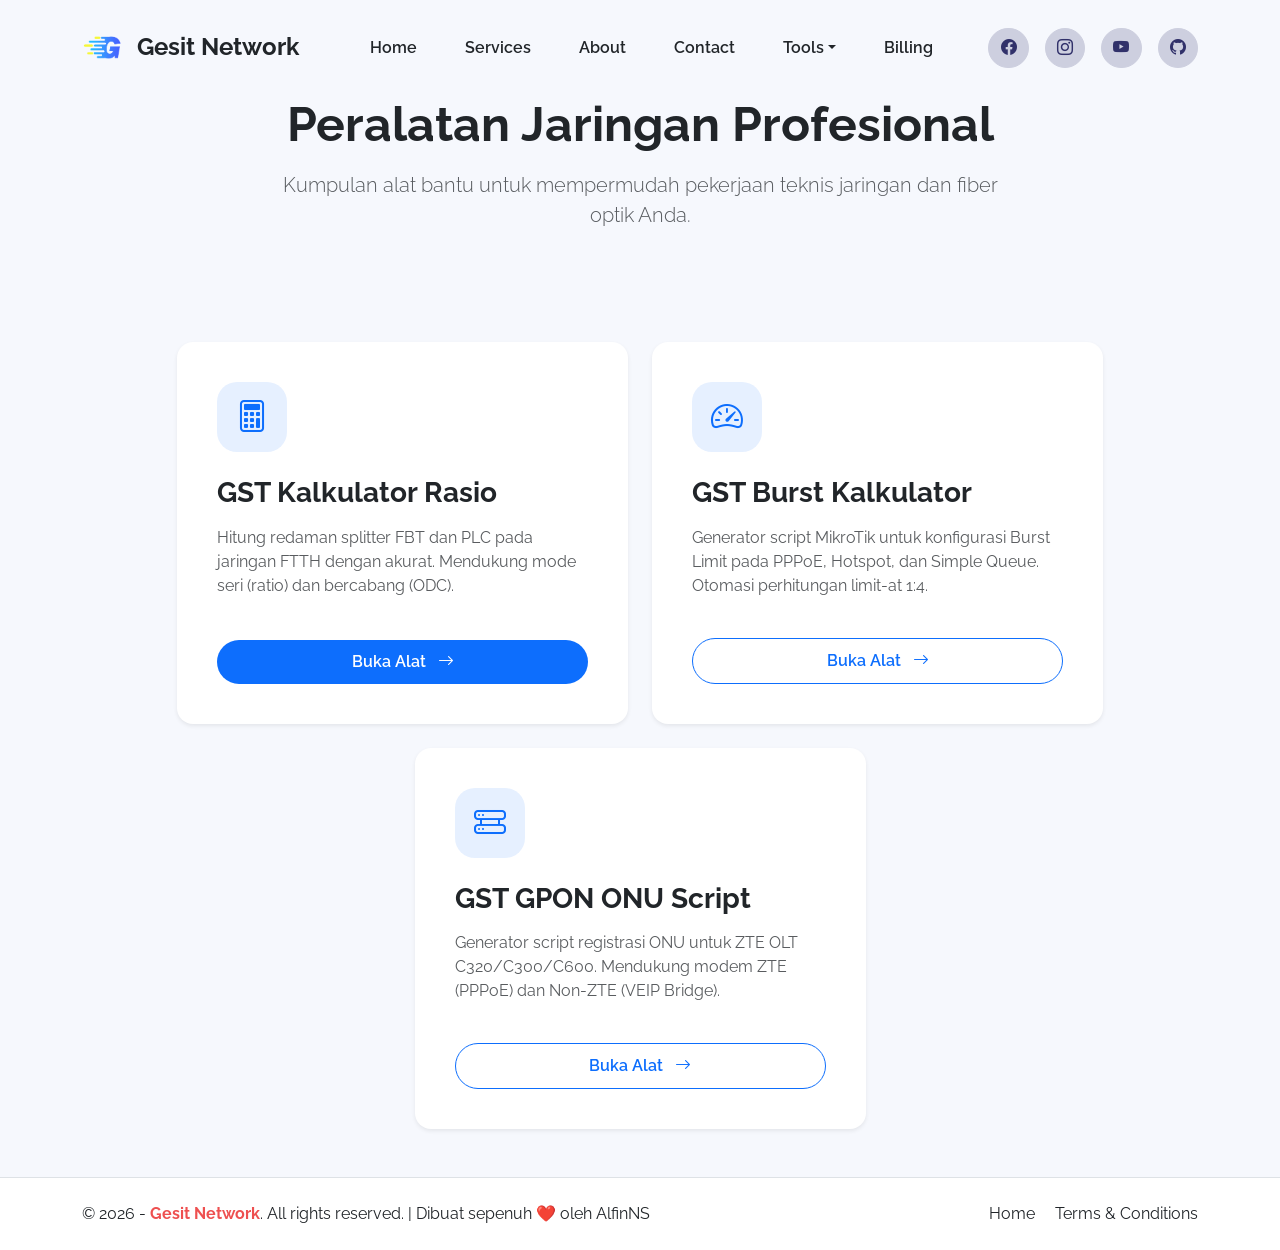
<file: tools/index.html>
<!-- Website Company Profile "Gesit Network" (free)
******************************************************************
* Developer   : Indra Styawantoro
* Company     : Pustaka Koding
* Release     : Desember 2022
* Update      : -
* Website     : pustakakoding.com
* E-mail      : pustaka.koding@gmail.com
* WhatsApp    : +62-813-7778-3334
******************************************************************
* Modified    : AlfinNS (Gesit Network PWA Integration)
******************************************************************
-->

<!doctype html>
<html lang="id" class="h-100">

<head>
    <!-- Required meta tags -->
    <meta charset="utf-8">
    <meta name="viewport" content="width=device-width, initial-scale=1, shrink-to-fit=no">
    <meta name="description" content="Kumpulan Alat Bantu Jaringan dan Fiber Optik oleh Gesit Network">
    <meta name="author" content="Gesit Network">

    <!-- Title -->
    <title>Gesit Tools - Peralatan Jaringan Profesional</title>

    <!-- Favicon icon -->
    <link rel="shortcut icon" href="../assets/img/logo-gesit.png" type="image/x-icon">

    <!-- Bootstrap CSS -->
    <link href="https://cdn.jsdelivr.net/npm/bootstrap@5.2.3/dist/css/bootstrap.min.css" rel="stylesheet"
        integrity="sha384-rbsA2VBKQhggwzxH7pPCaAqO46MgnOM80zW1RWuH61DGLwZJEdK2Kadq2F9CUG65" crossorigin="anonymous">

    <!-- Bootstrap Icons -->
    <link rel="stylesheet" href="https://cdn.jsdelivr.net/npm/bootstrap-icons@1.10.2/font/bootstrap-icons.css">

    <!-- Font -->
    <link href="https://fonts.googleapis.com/css?family=Raleway:100,200,300,400,500,600,700,800,900&amp;display=swap"
        rel="stylesheet">

    <!-- Custom Style -->
    <link rel="stylesheet" href="../assets/css/style.css">

    <style>
        .tools-card {
            transition: all 0.3s ease;
            cursor: pointer;
            border: 1px solid rgba(0, 0, 0, 0.05);
        }

        .tools-card:hover {
            transform: translateY(-10px);
            box-shadow: 0 15px 30px rgba(13, 110, 253, 0.1) !important;
            border-color: #0d6efd;
        }

        .tools-card .icon-wrapper {
            width: 70px;
            height: 70px;
            display: flex;
            align-items: center;
            justify-content: center;
            border-radius: 20px;
            background: rgba(13, 110, 253, 0.1);
            color: #0d6efd;
            font-size: 32px;
            margin-bottom: 24px;
            transition: all 0.3s;
        }

        .tools-card:hover .icon-wrapper {
            background: #0d6efd;
            color: #fff;
        }

        .btn-open-tool {
            border-radius: 50px;
            padding: 10px 24px;
            font-weight: 600;
            transition: all 0.3s;
        }

        .hero-tools {
            padding: 80px 0 60px 0;
            background: linear-gradient(135deg, #f6f8fd 0%, #edf1f9 100%);
            border-radius: 0 0 50px 50px;
        }
    </style>
</head>

<body id="home" class="d-flex flex-column h-100">
    <!-- Navbar -->
    <nav class="navbar navbar-expand-lg navbar-light py-4 bg-nav">
        <div class="container">
            <!-- Brand -->
            <a class="navbar-brand" href="../">
                <img src="../assets/img/logo-gesit.png" alt="Gesit Network" width="42" height="42"
                    class="d-inline-block mt--2 me-2">
                <span class="text-body fs-4 fw-bolder">Gesit Network</span>
            </a>
            <button class="navbar-toggler" type="button" data-bs-toggle="collapse"
                data-bs-target="#navbarSupportedContent" aria-controls="navbarSupportedContent" aria-expanded="false"
                aria-label="Toggle navigation">
                <span class="navbar-toggler-icon"></span>
            </button>
            <div class="collapse navbar-collapse py-3 py-lg-1" id="navbarSupportedContent">
                <!-- Menu -->
                <ul class="navbar-nav mx-auto mb-2 mb-lg-0">
                    <li class="nav-item">
                        <a class="nav-link mx-3" href="../#home">Home</a>
                    </li>
                    <li class="nav-item">
                        <a class="nav-link mx-3" href="../#services">Services</a>
                    </li>
                    <li class="nav-item">
                        <a class="nav-link mx-3" href="../#about">About</a>
                    </li>
                    <li class="nav-item">
                        <a class="nav-link mx-3" href="../#contact">Contact</a>
                    </li>
                    <li class="nav-item dropdown">
                        <a class="nav-link mx-3 dropdown-toggle active" href="#" role="button" data-bs-toggle="dropdown"
                            aria-expanded="false">Tools</a>
                        <ul class="dropdown-menu dropdown-menu-end shadow-sm border-0 rounded-3">
                            <li><a class="dropdown-item py-2 px-3" href="kalkulator-rasio/index.html"><i
                                        class="bi bi-calculator me-2"></i>Kalkulator Rasio</a></li>
                            <li><a class="dropdown-item py-2 px-3" href="kalkulator-burst/index.html"><i
                                        class="bi bi-speedometer2 me-2"></i>Kalkulator Burst Limit</a></li>
                            <li><a class="dropdown-item py-2 px-3" href="gpon-onu-script-generator/index.html"><i
                                        class="bi bi-hdd-rack me-2"></i>GPON ONU Script</a></li>
                        </ul>
                    </li>
                    <li class="nav-item">
                        <a class="nav-link mx-3" href="https://billing.gesitnet.web.id/">Billing</a>
                    </li>
                </ul>
                <!-- Social Media -->
                <div class="d-flex mt-3 ms-3 mt-md-0 ms-md-0">
                    <a href="#" target="_blank" class="btn btn-social-media me-3">
                        <i class="bi bi-facebook"></i>
                    </a>
                    <a href="#" target="_blank" class="btn btn-social-media me-3">
                        <i class="bi bi-instagram"></i>
                    </a>
                    <a href="#" target="_blank" class="btn btn-social-media me-3">
                        <i class="bi bi-youtube"></i>
                    </a>
                    <a href="#" target="_blank" class="btn btn-social-media">
                        <i class="bi bi-github"></i>
                    </a>
                </div>
            </div>
        </div>
    </nav>

    <!-- Main Content -->
    <main class="flex-shrink-0">
        <!-- Hero Section -->
        <section class="mb-5">
            <div class="container text-center">
                <div class="row">
                    <div class="col-lg-8 mx-auto">
                        <h1 class="fw-bold mb-3 display-5">Peralatan Jaringan Profesional</h1>
                        <p class="lead text-muted">Kumpulan alat bantu untuk mempermudah pekerjaan teknis jaringan dan
                            fiber optik Anda.</p>
                    </div>
                </div>
            </div>
        </section>

        <!-- Tools Gallery -->
        <div class="container py-5">
            <div class="row g-4 justify-content-center">
                <!-- Tool 1: Kalkulator Rasio -->
                <div class="col-lg-5 col-md-6">
                    <div class="card h-100 tools-card border-0 rounded-4 shadow-sm p-4"
                        onclick="location.href='kalkulator-rasio/index.html'">
                        <div class="card-body d-flex flex-column">
                            <div class="icon-wrapper">
                                <i class="bi bi-calculator"></i>
                            </div>
                            <h3 class="fw-bold mb-3">GST Kalkulator Rasio</h3>
                            <p class="text-muted flex-grow-1">Hitung redaman splitter FBT dan PLC pada jaringan FTTH
                                dengan akurat. Mendukung mode seri (ratio) dan bercabang (ODC).</p>
                            <div class="mt-4">
                                <a href="kalkulator-rasio/index.html"
                                    class="btn btn-primary btn-open-tool w-100 border-0">Buka Alat <i
                                        class="bi bi-arrow-right ms-2"></i></a>
                            </div>
                        </div>
                    </div>
                </div>

                <!-- Tool 2: Kalkulator Burst -->
                <div class="col-lg-5 col-md-6">
                    <div class="card h-100 tools-card border-0 rounded-4 shadow-sm p-4"
                        onclick="location.href='kalkulator-burst/index.html'">
                        <div class="card-body d-flex flex-column">
                            <div class="icon-wrapper">
                                <i class="bi bi-speedometer2"></i>
                            </div>
                            <h3 class="fw-bold mb-3">GST Burst Kalkulator</h3>
                            <p class="text-muted flex-grow-1">Generator script MikroTik untuk konfigurasi Burst Limit
                                pada PPPoE, Hotspot, dan Simple Queue. Otomasi perhitungan limit-at 1:4.</p>
                            <div class="mt-4">
                                <a href="kalkulator-burst/index.html"
                                    class="btn btn-outline-primary btn-open-tool w-100">Buka Alat <i
                                        class="bi bi-arrow-right ms-2"></i></a>
                            </div>
                        </div>
                    </div>
                </div>
                <!-- Tool 3: GPON ONU Script Generator -->
                <div class="col-lg-5 col-md-6">
                    <div class="card h-100 tools-card border-0 rounded-4 shadow-sm p-4"
                        onclick="location.href='gpon-onu-script-generator/index.html'">
                        <div class="card-body d-flex flex-column">
                            <div class="icon-wrapper">
                                <i class="bi bi-hdd-rack"></i>
                            </div>
                            <h3 class="fw-bold mb-3">GST GPON ONU Script</h3>
                            <p class="text-muted flex-grow-1">Generator script registrasi ONU untuk ZTE OLT
                                C320/C300/C600. Mendukung modem ZTE (PPPoE) dan Non-ZTE (VEIP Bridge).</p>
                            <div class="mt-4">
                                <a href="gpon-onu-script-generator/index.html"
                                    class="btn btn-outline-primary btn-open-tool w-100">Buka Alat <i
                                        class="bi bi-arrow-right ms-2"></i></a>
                            </div>
                        </div>
                    </div>
                </div>
            </div>
        </div>
    </main>

    <!-- Footer -->
    <footer class="footer mt-auto py-4 bg-white border-top">
        <div class="container">
            <div class="d-flex flex-column flex-md-row align-items-center align-items-md-left text-body">
                <div class="copyright text-center mb-2 mb-md-0">
                    &copy; <span id="current-year"></span> - <a href="../" class="fw-bolder">Gesit Network</a>. All rights reserved. | Dibuat sepenuh ❤️ oleh AlfinNS
                </div>
                <div class="link ms-md-auto text-center text-md-end">
                    <a href="../" class="me-3">Home</a>
                    <a href="#">Terms & Conditions</a>
                </div>
            </div>
        </div>
    </footer>

    <!-- Popper and Bootstrap JS -->
    <script src="https://cdn.jsdelivr.net/npm/@popperjs/core@2.11.6/dist/umd/popper.min.js"
        integrity="sha384-oBqDVmMz9ATKxIep9tiCxS/Z9fNfEXiDAYTujMAeBAsjFuCZSmKbSSUnQlmh/jp3"
        crossorigin="anonymous"></script>
    <script src="https://cdn.jsdelivr.net/npm/bootstrap@5.2.3/dist/js/bootstrap.min.js"
        integrity="sha384-cuYeSxntonz0PPNlHhBs68uyIAVpIIOZZ5JqeqvYYIcEL727kskC66kF92t6Xl2V"
        crossorigin="anonymous"></script>

    <script>
        document.getElementById('current-year').textContent = new Date().getFullYear();
    </script>
</body>

</html>
</file>
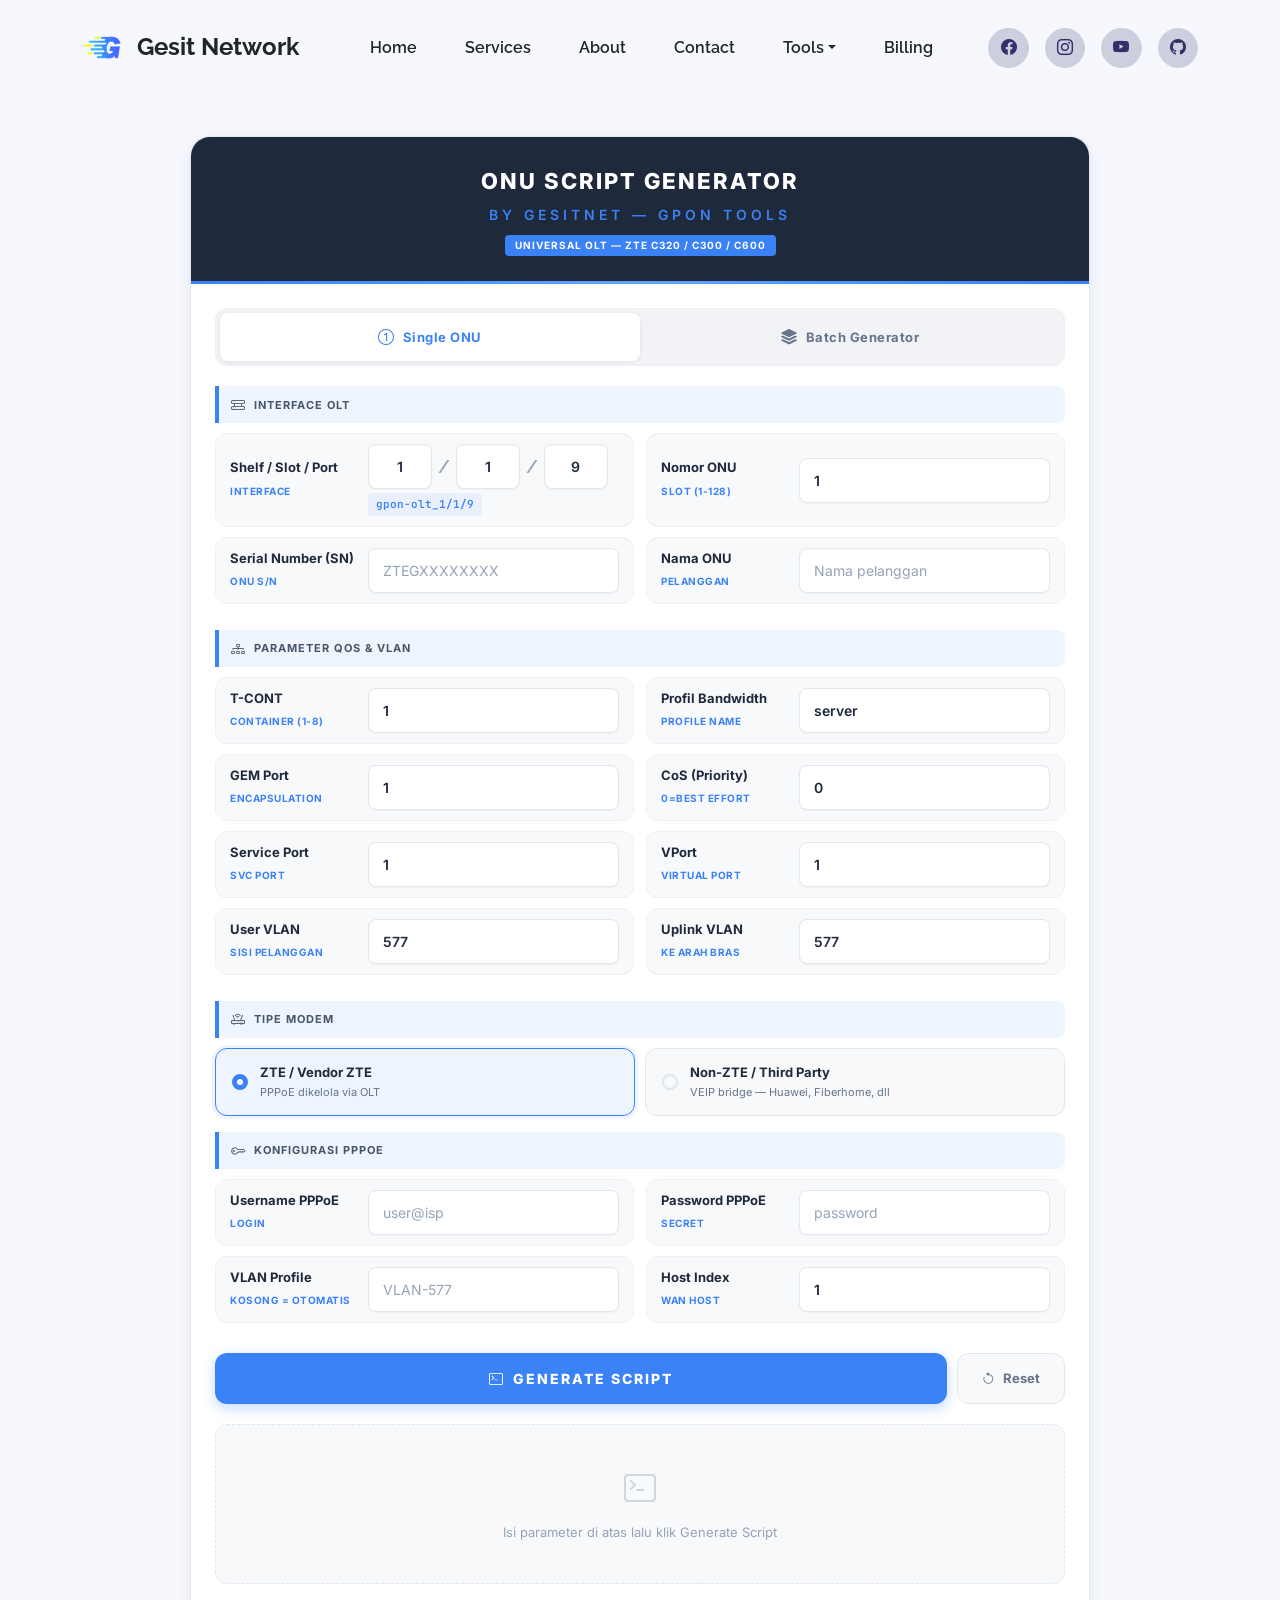
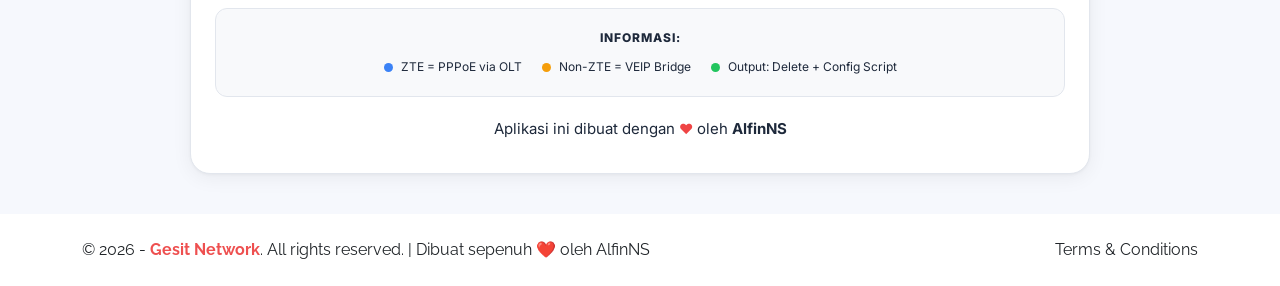
<file: tools/gpon-onu-script-generator/index.html>
<!-- Website Company Profile "Gesit Network" (free)
******************************************************************
* Developer   : Indra Styawantoro
* Company     : Pustaka Koding
* Release     : Desember 2022
* Update      : -
* Website     : pustakakoding.com
* E-mail      : pustaka.koding@gmail.com
* WhatsApp    : +62-813-7778-3334
******************************************************************
* Modified    : AlfinNS (GPON ONU Script Generator Tool)
******************************************************************
-->

<!doctype html>
<html lang="id" class="h-100">

<head>
  <meta charset="utf-8">
  <meta name="viewport" content="width=device-width, initial-scale=1, shrink-to-fit=no">
  <meta name="description"
    content="GPON ONU Script Generator by GesitNet - Generate script registrasi ONU untuk ZTE OLT C320/C300/C600 dan lainnya.">
  <meta name="author" content="Gesit Network">

  <title>GPON ONU Script Generator - Gesit Network</title>

  <link rel="shortcut icon" href="../../assets/img/logo-gesit.png" type="image/x-icon">

  <!-- Bootstrap CSS -->
  <link href="https://cdn.jsdelivr.net/npm/bootstrap@5.2.3/dist/css/bootstrap.min.css" rel="stylesheet"
    integrity="sha384-rbsA2VBKQhggwzxH7pPCaAqO46MgnOM80zW1RWuH61DGLwZJEdK2Kadq2F9CUG65" crossorigin="anonymous">

  <!-- Bootstrap Icons -->
  <link rel="stylesheet" href="https://cdn.jsdelivr.net/npm/bootstrap-icons@1.10.2/font/bootstrap-icons.css">

  <!-- Font -->
  <link href="https://fonts.googleapis.com/css?family=Raleway:100,200,300,400,500,600,700,800,900&amp;display=swap"
    rel="stylesheet">

  <!-- Landing Page Style -->
  <link rel="stylesheet" href="../../assets/css/style.css">

  <!-- GPON Script Generator Style -->
  <link rel="stylesheet" href="style.css">

  <style>
    body {
      font-family: Raleway, sans-serif !important;
      background: #f6f8fd !important;
      display: flex !important;
      flex-direction: column !important;
      justify-content: initial !important;
      padding: 0 !important;
      min-height: 100% !important;
    }

    .kalkulator-wrapper {
      display: flex;
      justify-content: center;
      padding: 40px 16px;
    }

    .dropdown-menu {
      background: #ffffff;
      border: 1px solid rgba(0, 0, 0, .08);
      padding: 8px 0;
    }

    .dropdown-item {
      font-size: 14px;
      font-weight: 500;
      color: #212529;
      transition: all 0.3s;
    }

    .dropdown-item:hover {
      background-color: #f0f4ff;
      color: #0d6efd;
    }

    .dropdown-item i {
      color: #0d6efd;
    }
  </style>
</head>

<body id="home" class="d-flex flex-column h-100">
  <!-- Navbar (same as landing page) -->
  <nav class="navbar navbar-expand-lg navbar-light py-4 bg-nav">
    <div class="container">
      <a class="navbar-brand" href="../../">
        <img src="../../assets/img/logo-gesit.png" alt="Gesit Network" width="42" height="42"
          class="d-inline-block mt--2 me-2">
        <span class="text-body fs-4 fw-bolder">Gesit Network</span>
      </a>
      <button class="navbar-toggler" type="button" data-bs-toggle="collapse" data-bs-target="#navbarSupportedContent"
        aria-controls="navbarSupportedContent" aria-expanded="false" aria-label="Toggle navigation">
        <span class="navbar-toggler-icon"></span>
      </button>
      <div class="collapse navbar-collapse py-3 py-lg-1" id="navbarSupportedContent">
        <ul class="navbar-nav mx-auto mb-2 mb-lg-0">
          <li class="nav-item">
            <a class="nav-link mx-3" href="../../index.html#home">Home</a>
          </li>
          <li class="nav-item">
            <a class="nav-link mx-3" href="../../index.html#services">Services</a>
          </li>
          <li class="nav-item">
            <a class="nav-link mx-3" href="../../index.html#about">About</a>
          </li>
          <li class="nav-item">
            <a class="nav-link mx-3" href="../../index.html#contact">Contact</a>
          </li>
          <li class="nav-item dropdown">
            <a class="nav-link mx-3 dropdown-toggle active" href="#" role="button" data-bs-toggle="dropdown"
              aria-expanded="false">Tools</a>
            <ul class="dropdown-menu dropdown-menu-end shadow-sm border-0 rounded-3">
              <li><a class="dropdown-item py-2 px-3" href="../kalkulator-rasio/index.html"><i
                    class="bi bi-calculator me-2"></i>Kalkulator Rasio</a></li>
              <li><a class="dropdown-item py-2 px-3" href="../kalkulator-burst/index.html"><i
                    class="bi bi-speedometer2 me-2"></i>Kalkulator Burst Limit</a></li>
              <li><a class="dropdown-item py-2 px-3 active" href="./index.html"><i class="bi bi-hdd-rack me-2"></i>GPON
                  ONU Script</a></li>
            </ul>
          </li>
          <li class="nav-item">
            <a class="nav-link mx-3" href="https://billing.gesitnet.web.id/customer/login">Billing</a>
          </li>
        </ul>
        <div class="d-flex mt-3 ms-3 mt-md-0 ms-md-0">
          <a href="#" target="_blank" class="btn btn-social-media me-3">
            <i class="bi bi-facebook"></i>
          </a>
          <a href="#" target="_blank" class="btn btn-social-media me-3">
            <i class="bi bi-instagram"></i>
          </a>
          <a href="#" target="_blank" class="btn btn-social-media me-3">
            <i class="bi bi-youtube"></i>
          </a>
          <a href="#" target="_blank" class="btn btn-social-media">
            <i class="bi bi-github"></i>
          </a>
        </div>
      </div>
    </div>
  </nav>

  <!-- Main Content: GPON ONU Script Generator -->
  <main class="flex-shrink-0">
    <div class="kalkulator-wrapper">
      <div class="calc-box">
        <!-- HEADER -->
        <div class="logo-header">
          <div class="logo-text">ONU Script Generator</div>
          <div class="logo-sub">by GesitNet &mdash; GPON Tools</div>
          <div class="logo-badge">Universal OLT — ZTE C320 / C300 / C600</div>
        </div>

        <div class="calc-content">
          <!-- MODE SELECTOR: Single vs Batch -->
          <div class="mode-tabs">
            <button class="mode-tab active" id="tab-single" onclick="switchMode('single')">
              <i class="bi bi-1-circle"></i> Single ONU
            </button>
            <button class="mode-tab" id="tab-batch" onclick="switchMode('batch')">
              <i class="bi bi-stack"></i> Batch Generator
            </button>
          </div>

          <!-- SECTION: Interface OLT (shared) -->
          <div class="gpon-section-title"><i class="bi bi-hdd-rack"></i> Interface OLT</div>
          <div class="form-row-group">
            <div class="form-row">
              <div class="label-col">
                <span class="label-main">Shelf / Slot / Port</span>
                <span class="label-sub">Interface</span>
              </div>
              <div class="input-col">
                <div class="port-inline">
                  <input type="number" id="shelf" value="1" min="1" max="8">
                  <span class="port-sep">/</span>
                  <input type="number" id="slot" value="1" min="1" max="16">
                  <span class="port-sep">/</span>
                  <input type="number" id="port" value="9" min="1" max="16">
                </div>
                <span class="iface-preview" id="iface-hint">gpon-olt_1/1/9</span>
              </div>
            </div>
            <div class="form-row" id="single-onu-num">
              <div class="label-col">
                <span class="label-main">Nomor ONU</span>
                <span class="label-sub">Slot (1-128)</span>
              </div>
              <div class="input-col">
                <input type="number" id="onu-num" value="1" min="1" max="128" placeholder="1–128">
              </div>
            </div>
          </div>

          <!-- === SINGLE MODE: Per-ONU fields === -->
          <div id="single-mode">
            <div class="form-row-group">
              <div class="form-row">
                <div class="label-col">
                  <span class="label-main">Serial Number (SN)</span>
                  <span class="label-sub">ONU S/N</span>
                </div>
                <div class="input-col">
                  <input type="text" id="sn" placeholder="ZTEGXXXXXXXX" maxlength="16" class="sn-input">
                </div>
              </div>
              <div class="form-row">
                <div class="label-col">
                  <span class="label-main">Nama ONU</span>
                  <span class="label-sub">Pelanggan</span>
                </div>
                <div class="input-col">
                  <input type="text" id="onu-name" placeholder="Nama pelanggan">
                </div>
              </div>
            </div>
          </div>

          <!-- === BATCH MODE: Dynamic ONU table === -->
          <div id="batch-mode" style="display:none;">
            <div class="gpon-section-title"><i class="bi bi-list-ol"></i> Daftar ONU
              <span class="batch-count" id="batch-count">1 ONU</span>
            </div>
            <div class="batch-table-wrapper">
              <table class="batch-table" id="batch-table">
                <thead>
                  <tr>
                    <th class="th-num">#</th>
                    <th class="th-onu">ONU</th>
                    <th class="th-sn">Serial Number</th>
                    <th class="th-name">Nama Pelanggan</th>
                    <th class="th-pppoe" id="th-pppoe-user">PPPoE User</th>
                    <th class="th-pppoe" id="th-pppoe-pass">PPPoE Pass</th>
                    <th class="th-act"></th>
                  </tr>
                </thead>
                <tbody id="batch-body">
                  <!-- rows inserted by JS -->
                </tbody>
              </table>
            </div>
            <div class="batch-actions">
              <button class="btn-add-row" onclick="addBatchRow()">
                <i class="bi bi-plus-lg"></i> Tambah ONU
              </button>
              <button class="btn-add-row btn-add-multi" onclick="addBatchRows()">
                <i class="bi bi-plus-circle"></i> Tambah 5 Baris
              </button>
            </div>
          </div>

          <!-- SECTION: Parameter QoS & VLAN (shared) -->
          <div class="gpon-section-title"><i class="bi bi-diagram-3"></i> Parameter QoS & VLAN</div>
          <div class="form-row-group">
            <div class="form-row">
              <div class="label-col">
                <span class="label-main">T-CONT</span>
                <span class="label-sub">Container (1-8)</span>
              </div>
              <div class="input-col">
                <input type="number" id="tcont" value="1" min="1" max="8">
              </div>
            </div>
            <div class="form-row">
              <div class="label-col">
                <span class="label-main">Profil Bandwidth</span>
                <span class="label-sub">Profile Name</span>
              </div>
              <div class="input-col">
                <input type="text" id="profile" value="server" placeholder="server / 20M / best-effort">
              </div>
            </div>
          </div>

          <div class="form-row-group">
            <div class="form-row">
              <div class="label-col">
                <span class="label-main">GEM Port</span>
                <span class="label-sub">Encapsulation</span>
              </div>
              <div class="input-col">
                <input type="number" id="gemport" value="1" min="1" max="8">
              </div>
            </div>
            <div class="form-row">
              <div class="label-col">
                <span class="label-main">CoS (Priority)</span>
                <span class="label-sub">0=Best Effort</span>
              </div>
              <div class="input-col">
                <input type="number" id="cos" value="0" min="0" max="7">
              </div>
            </div>
          </div>

          <div class="form-row-group">
            <div class="form-row" id="single-svcport">
              <div class="label-col">
                <span class="label-main">Service Port</span>
                <span class="label-sub">SVC Port</span>
              </div>
              <div class="input-col">
                <input type="number" id="svcport" value="1" min="1" max="128">
              </div>
            </div>
            <div class="form-row">
              <div class="label-col">
                <span class="label-main">VPort</span>
                <span class="label-sub">Virtual Port</span>
              </div>
              <div class="input-col">
                <input type="number" id="vport" value="1" min="1" max="8">
              </div>
            </div>
          </div>

          <div class="form-row-group">
            <div class="form-row">
              <div class="label-col">
                <span class="label-main">User VLAN</span>
                <span class="label-sub">Sisi Pelanggan</span>
              </div>
              <div class="input-col">
                <input type="number" id="user-vlan" value="577" min="1" max="4094">
              </div>
            </div>
            <div class="form-row">
              <div class="label-col">
                <span class="label-main">Uplink VLAN</span>
                <span class="label-sub">Ke Arah BRAS</span>
              </div>
              <div class="input-col">
                <input type="number" id="uplink-vlan" value="577" min="1" max="4094">
              </div>
            </div>
          </div>

          <!-- SECTION: Tipe Modem (shared) -->
          <div class="gpon-section-title"><i class="bi bi-router"></i> Tipe Modem</div>
          <div class="type-row">
            <div class="type-card active" id="type-zte" onclick="setType('zte')">
              <div class="type-dot"></div>
              <div>
                <div class="type-label">ZTE / Vendor ZTE</div>
                <div class="type-sub">PPPoE dikelola via OLT</div>
              </div>
            </div>
            <div class="type-card" id="type-nonzte" onclick="setType('nonzte')">
              <div class="type-dot"></div>
              <div>
                <div class="type-label">Non-ZTE / Third Party</div>
                <div class="type-sub">VEIP bridge — Huawei, Fiberhome, dll</div>
              </div>
            </div>
          </div>

          <!-- SECTION: PPPoE Config (ZTE only, single mode) -->
          <div id="pppoe-section">
            <div class="gpon-section-title"><i class="bi bi-key"></i> Konfigurasi PPPoE</div>
            <div class="form-row-group">
              <div class="form-row">
                <div class="label-col">
                  <span class="label-main">Username PPPoE</span>
                  <span class="label-sub">Login</span>
                </div>
                <div class="input-col">
                  <input type="text" id="pppoe-user" placeholder="user@isp">
                </div>
              </div>
              <div class="form-row">
                <div class="label-col">
                  <span class="label-main">Password PPPoE</span>
                  <span class="label-sub">Secret</span>
                </div>
                <div class="input-col">
                  <input type="text" id="pppoe-pass" placeholder="password">
                </div>
              </div>
            </div>
            <div class="form-row-group">
              <div class="form-row">
                <div class="label-col">
                  <span class="label-main">VLAN Profile</span>
                  <span class="label-sub">Kosong = Otomatis</span>
                </div>
                <div class="input-col">
                  <input type="text" id="vlan-profile" placeholder="VLAN-577">
                </div>
              </div>
              <div class="form-row">
                <div class="label-col">
                  <span class="label-main">Host Index</span>
                  <span class="label-sub">WAN Host</span>
                </div>
                <div class="input-col">
                  <input type="number" id="host-idx" value="1" min="1" max="8">
                </div>
              </div>
            </div>
          </div>

          <!-- BUTTONS -->
          <div class="btn-row">
            <button class="btn-generate" id="btn-main-generate" onclick="generate()">
              <i class="bi bi-terminal"></i> Generate Script
            </button>
            <button class="btn-reset" onclick="clearForm()">
              <i class="bi bi-arrow-counterclockwise"></i> Reset
            </button>
          </div>

          <!-- OUTPUT -->
          <div id="output-area" class="output-area">
            <div class="output-empty">
              <i class="bi bi-terminal"></i>
              Isi parameter di atas lalu klik Generate Script
            </div>
          </div>

          <!-- INFO NOTE -->
          <div class="info-note">
            <div class="info-title">Informasi:</div>
            <div class="info-list">
              <div><span class="info-dot zte"></span> ZTE = PPPoE via OLT</div>
              <div><span class="info-dot nonzte"></span> Non-ZTE = VEIP Bridge</div>
              <div><span class="info-dot general"></span> Output: Delete + Config Script</div>
            </div>
          </div>

          <div class="calc-copyright">
            Aplikasi ini dibuat dengan <span class="love">❤️</span> oleh <span class="author">AlfinNS</span>
          </div>
        </div>
      </div>
    </div>
  </main>

  <!-- Footer (same as landing page) -->
  <footer class="footer mt-auto py-4 bg-white">
    <div class="container">
      <div class="d-flex flex-column flex-md-row align-items-center align-items-md-left text-body">
        <div class="copyright text-center mb-2 mb-md-0">
          &copy; <span id="current-year"></span> - <a href="../../" target="_blank" class="fw-bolder">Gesit Network</a>.
          All rights reserved. | Dibuat sepenuh ❤️ oleh AlfinNS
        </div>
        <div class="link ms-md-auto">
          <a href="#" target="_blank">Terms & Conditions</a>
        </div>
      </div>
    </div>
  </footer>

  <!-- Popper and Bootstrap JS -->
  <script src="https://cdn.jsdelivr.net/npm/@popperjs/core@2.11.6/dist/umd/popper.min.js"
    integrity="sha384-oBqDVmMz9ATKxIep9tiCxS/Z9fNfEXiDAYTujMAeBAsjFuCZSmKbSSUnQlmh/jp3"
    crossorigin="anonymous"></script>
  <script src="https://cdn.jsdelivr.net/npm/bootstrap@5.2.3/dist/js/bootstrap.min.js"
    integrity="sha384-cuYeSxntonz0PPNlHhBs68uyIAVpIIOZZ5JqeqvYYIcEL727kskC66kF92t6Xl2V"
    crossorigin="anonymous"></script>

  <script>
    document.getElementById('current-year').textContent = new Date().getFullYear();
  </script>

  <!-- GPON Script Generator JS -->
  <script src="script.js"></script>
</body>

</html>
</file>
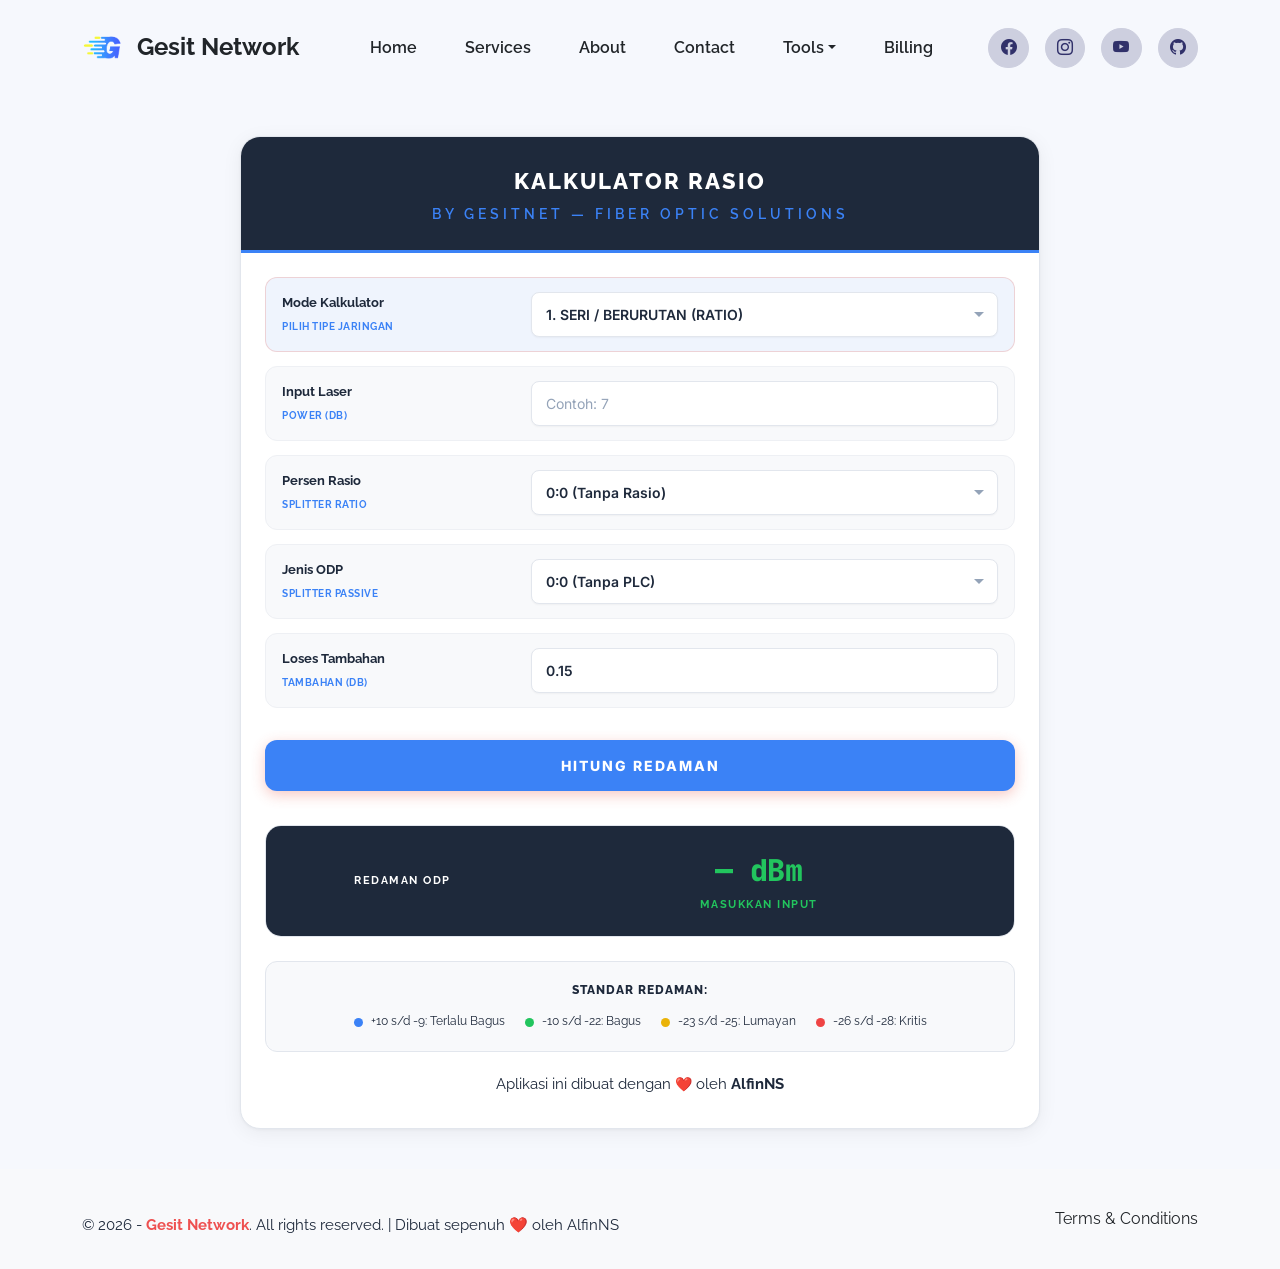
<file: tools/kalkulator-rasio/index.html>
<!-- Website Company Profile "Gesit Network" (free)
******************************************************************
* Developer   : Indra Styawantoro
* Company     : Pustaka Koding
* Release     : Desember 2022
* Update      : -
* Website     : pustakakoding.com
* E-mail      : pustaka.koding@gmail.com
* WhatsApp    : +62-813-7778-3334
-->

<!doctype html>
<html lang="id" class="h-100">

<head>
    <!-- Required meta tags -->
    <meta charset="utf-8">
    <meta name="viewport" content="width=device-width, initial-scale=1, shrink-to-fit=no">
    <meta name="description" content="Kalkulator Rasio Fiber Optic by GesitNet - Hitung redaman splitter FBT dan PLC pada jaringan FTTH">
    <meta name="author" content="Gesit Network">

    <!-- Title -->
    <title>Kalkulator Rasio - Gesit Network</title>

    <!-- Favicon icon -->
    <link rel="shortcut icon" href="../../assets/img/logo-gesit.png" type="image/x-icon">

    <!-- Bootstrap CSS -->
    <link href="https://cdn.jsdelivr.net/npm/bootstrap@5.2.3/dist/css/bootstrap.min.css" rel="stylesheet" integrity="sha384-rbsA2VBKQhggwzxH7pPCaAqO46MgnOM80zW1RWuH61DGLwZJEdK2Kadq2F9CUG65" crossorigin="anonymous">

    <!-- Bootstrap Icons -->
    <link rel="stylesheet" href="https://cdn.jsdelivr.net/npm/bootstrap-icons@1.10.2/font/bootstrap-icons.css">

    <!-- Font -->
    <link href="https://fonts.googleapis.com/css?family=Raleway:100,200,300,400,500,600,700,800,900&amp;display=swap" rel="stylesheet">

    <!-- Landing Page Style -->
    <link rel="stylesheet" href="../../assets/css/style.css">

    <!-- Kalkulator Rasio Style (scoped) -->
    <link rel="stylesheet" href="style.css">

    <!-- PWA Support -->
    <link rel="manifest" href="manifest.json">
    <meta name="theme-color" content="#0d6efd">
    <meta name="apple-mobile-web-app-capable" content="yes">
    <meta name="apple-mobile-web-app-status-bar-style" content="black-translucent">
    <meta name="apple-mobile-web-app-title" content="GST Rasio">
    <link rel="apple-touch-icon" href="../../assets/img/logo-gesit.png">

    <script>
        if ('serviceWorker' in navigator) {
            window.addEventListener('load', () => {
                navigator.serviceWorker.register('sw.js')
                    .then(reg => console.log('Service Worker Rasio registered'))
                    .catch(err => console.log('Service Worker Rasio registration failed', err));
            });
        }
    </script>

    <!-- Override calculator body styles so it doesn't conflict with landing page -->
    <style>
        /* Reset calculator's body override so landing page body style takes precedence */
        body {
            font-family: Raleway, sans-serif !important;
            background: #f6f8fd !important;
            display: flex !important;
            flex-direction: column !important;
            justify-content: initial !important;
            padding: 0 !important;
            min-height: 100% !important;
        }

        /* Center the calculator card nicely within the page content */
        .kalkulator-wrapper {
            display: flex;
            justify-content: center;
            padding: 40px 16px;
        }

        /* Dropdown menu styling */
        .dropdown-menu {
            background: #ffffff;
            border: 1px solid rgba(0,0,0,.08);
            padding: 8px 0;
        }
        .dropdown-item {
            font-size: 14px;
            font-weight: 500;
            color: #212529;
            transition: all 0.3s;
        }
        .dropdown-item:hover {
            background-color: #f0f4ff;
            color: #0d6efd;
        }
        .dropdown-item i {
            color: #0d6efd;
        }
    </style>
</head>

<body id="home" class="d-flex flex-column h-100">
    <!-- Navbar (same as landing page) -->
    <nav class="navbar navbar-expand-lg navbar-light py-4 bg-nav">
        <div class="container">
            <!-- Brand -->
            <a class="navbar-brand" href="../../">
                <img src="../../assets/img/logo-gesit.png" alt="Gesit Network" width="42" height="42" class="d-inline-block mt--2 me-2">
                <span class="text-body fs-4 fw-bolder">Gesit Network</span>
            </a>
            <button class="navbar-toggler" type="button" data-bs-toggle="collapse" data-bs-target="#navbarSupportedContent" aria-controls="navbarSupportedContent" aria-expanded="false" aria-label="Toggle navigation">
                <span class="navbar-toggler-icon"></span>
            </button>
            <div class="collapse navbar-collapse py-3 py-lg-1" id="navbarSupportedContent">
                <!-- Menu -->
                <ul class="navbar-nav mx-auto mb-2 mb-lg-0">
                    <li class="nav-item">
                        <a class="nav-link mx-3" href="../../#home">Home</a>
                    </li>
                    <li class="nav-item">
                        <a class="nav-link mx-3" href="../../#services">Services</a>
                    </li>
                    <li class="nav-item">
                        <a class="nav-link mx-3" href="../../#about">About</a>
                    </li>
                    <li class="nav-item">
                        <a class="nav-link mx-3" href="../../#contact">Contact</a>
                    </li>
                    <li class="nav-item dropdown">
                        <a class="nav-link mx-3 dropdown-toggle active" href="#" role="button" data-bs-toggle="dropdown" aria-expanded="false">Tools</a>
                        <ul class="dropdown-menu dropdown-menu-end shadow-sm border-0 rounded-3">
                            <li><a class="dropdown-item py-2 px-3 active" href="./"><i class="bi bi-calculator me-2"></i>Kalkulator Rasio</a></li>
                            <li><a class="dropdown-item py-2 px-3" href="../kalkulator-burst/index.html"><i class="bi bi-speedometer2 me-2"></i>Kalkulator Burst Limit</a></li>
                            <li><a class="dropdown-item py-2 px-3" href="../gpon-onu-script-generator/index.html"><i class="bi bi-hdd-rack me-2"></i>GPON ONU Script</a></li>
                        </ul>
                    </li>
                    <li class="nav-item">
                        <a class="nav-link mx-3" href="https://billing.gesitnet.web.id/customer/login">Billing</a>
                    </li>
                </ul>
                <!-- Social Media -->
                <div class="d-flex mt-3 ms-3 mt-md-0 ms-md-0">
                    <a href="#" target="_blank" class="btn btn-social-media me-3">
                        <i class="bi bi-facebook"></i>
                    </a>
                    <a href="#" target="_blank" class="btn btn-social-media me-3">
                        <i class="bi bi-instagram"></i>
                    </a>
                    <a href="#" target="_blank" class="btn btn-social-media me-3">
                        <i class="bi bi-youtube"></i>
                    </a>
                    <a href="#" target="_blank" class="btn btn-social-media">
                        <i class="bi bi-github"></i>
                    </a>
                </div>
            </div>
        </div>
    </nav>

    <!-- Main Content: Kalkulator Rasio -->
    <main class="flex-shrink-0">
        <div class="kalkulator-wrapper">
            <div class="calc-box">
                <!-- HEADER -->
                <div class="logo-header">
                    <div class="logo-text">Kalkulator Rasio</div>
                    <div class="logo-sub">by GesitNet &mdash; Fiber Optic Solutions</div>
                </div>

                <div class="calc-content">
                    <!-- MODE SELECTOR -->
                    <div class="input-row mode-selector">
                        <div class="label-col">
                            <label>Mode Kalkulator</label>
                            <span>Pilih Tipe Jaringan</span>
                        </div>
                        <div class="input-col">
                            <select id="calcMode" onchange="toggleMode()">
                                <option value="standar">1. SERI / BERURUTAN (RATIO)</option>
                                <option value="bercabang">2. PARAREL / BERCABANG (ODC)</option>
                            </select>
                        </div>
                    </div>

                    <!-- INPUT LASER -->
                    <div class="input-row">
                        <div class="label-col">
                            <label>Input Laser</label>
                            <span>Power (dB)</span>
                        </div>
                        <div class="input-col">
                            <input type="number" id="inputLaser" placeholder="Contoh: 7" step="0.01">
                        </div>
                    </div>

                    <!-- ============ GROUP STANDAR ============ -->
                    <div id="groupStandar" style="display: block;">
                        <div class="input-row">
                            <div class="label-col">
                                <label>Persen Rasio</label>
                                <span>Splitter Ratio</span>
                            </div>
                            <div class="input-col">
                                <select id="ratioPersen">
                                    <option value="0" selected>0:0 (Tanpa Rasio)</option>
                                </select>
                            </div>
                        </div>

                        <div class="input-row">
                            <div class="label-col">
                                <label>Jenis ODP</label>
                                <span>Splitter Passive</span>
                            </div>
                            <div class="input-col">
                                <select id="pasifSplitter">
                                    <option value="0" selected>0:0 (Tanpa PLC)</option>
                                    <option value="3.5">1:2</option>
                                    <option value="7.2">1:4</option>
                                    <option value="10.5">1:8</option>
                                    <option value="13.8">1:16</option>
                                </select>
                            </div>
                        </div>
                    </div>

                    <!-- ============ GROUP BERCABANG ============ -->
                    <div id="groupBercabang" style="display: none;">
                        <!-- ODC 1 -->
                        <div class="section-title">ODC 1: Pusat (Main Splitter)</div>
                        <div class="input-row" style="border-bottom:none; padding-bottom:0;">
                            <div class="label-col">
                                <label>Splitter Utama</label>
                                <span>Awal Jalur</span>
                            </div>
                            <div class="input-col">
                                <select id="t1" class="plc-opt">
                                    <option value="0">Pilih Splitter...</option>
                                    <option value="3.5">1:2</option>
                                    <option value="7.2">1:4</option>
                                    <option value="10.5">1:8</option>
                                    <option value="13.8">1:16</option>
                                </select>
                            </div>
                        </div>

                        <!-- ODC 2 -->
                        <div class="section-title">ODC 2: (3 Cabang Dari ODC 1)</div>
                        <div class="form-grid">
                            <div class="grid-item">
                                <label>ODC 2.1 (Main)</label>
                                <select id="t2_1" class="plc-opt">
                                    <option value="0">Tanpa PLC</option>
                                    <option value="3.5">1:2</option>
                                    <option value="7.2">1:4</option>
                                    <option value="10.5">1:8</option>
                                    <option value="13.8">1:16</option>
                                </select>
                            </div>
                            <div class="grid-item">
                                <label>ODC 2.2</label>
                                <select id="t2_2" class="plc-opt">
                                    <option value="0">Tanpa PLC</option>
                                    <option value="3.5">1:2</option>
                                    <option value="7.2">1:4</option>
                                    <option value="10.5">1:8</option>
                                    <option value="13.8">1:16</option>
                                </select>
                            </div>
                            <div class="grid-item">
                                <label>ODC 2.3</label>
                                <select id="t2_3" class="plc-opt">
                                    <option value="0">Tanpa PLC</option>
                                    <option value="3.5">1:2</option>
                                    <option value="7.2">1:4</option>
                                    <option value="10.5">1:8</option>
                                    <option value="13.8">1:16</option>
                                </select>
                            </div>
                        </div>

                        <!-- ODC 3 -->
                        <div class="section-title">ODC 3: (3 Cabang Dari ODC 2.1)</div>
                        <div class="form-grid">
                            <div class="grid-item">
                                <label>ODC 3.1 (Main)</label>
                                <select id="t3_1" class="plc-opt">
                                    <option value="0">Tanpa PLC</option>
                                    <option value="3.5">1:2</option>
                                    <option value="7.2">1:4</option>
                                    <option value="10.5">1:8</option>
                                    <option value="13.8">1:16</option>
                                </select>
                            </div>
                            <div class="grid-item">
                                <label>ODC 3.2</label>
                                <select id="t3_2" class="plc-opt">
                                    <option value="0">Tanpa PLC</option>
                                    <option value="3.5">1:2</option>
                                    <option value="7.2">1:4</option>
                                    <option value="10.5">1:8</option>
                                    <option value="13.8">1:16</option>
                                </select>
                            </div>
                            <div class="grid-item">
                                <label>ODC 3.3</label>
                                <select id="t3_3" class="plc-opt">
                                    <option value="0">Tanpa PLC</option>
                                    <option value="3.5">1:2</option>
                                    <option value="7.2">1:4</option>
                                    <option value="10.5">1:8</option>
                                    <option value="13.8">1:16</option>
                                </select>
                            </div>
                        </div>

                        <!-- ODC 4 -->
                        <div class="section-title">ODC 4: (3 Cabang Dari ODC 3.1)</div>
                        <div class="form-grid">
                            <div class="grid-item">
                                <label>ODC 4.1 (Main)</label>
                                <select id="t4_1" class="plc-opt">
                                    <option value="0">Tanpa PLC</option>
                                    <option value="3.5">1:2</option>
                                    <option value="7.2">1:4</option>
                                    <option value="10.5">1:8</option>
                                    <option value="13.8">1:16</option>
                                </select>
                            </div>
                            <div class="grid-item">
                                <label>ODC 4.2</label>
                                <select id="t4_2" class="plc-opt">
                                    <option value="0">Tanpa PLC</option>
                                    <option value="3.5">1:2</option>
                                    <option value="7.2">1:4</option>
                                    <option value="10.5">1:8</option>
                                    <option value="13.8">1:16</option>
                                </select>
                            </div>
                            <div class="grid-item">
                                <label>ODC 4.3</label>
                                <select id="t4_3" class="plc-opt">
                                    <option value="0">Tanpa PLC</option>
                                    <option value="3.5">1:2</option>
                                    <option value="7.2">1:4</option>
                                    <option value="10.5">1:8</option>
                                    <option value="13.8">1:16</option>
                                </select>
                            </div>
                        </div>
                    </div>

                    <!-- EXTRA LOSS -->
                    <div class="input-row">
                        <div class="label-col">
                            <label>Loses Tambahan</label>
                            <span>Tambahan (dB)</span>
                        </div>
                        <div class="input-col">
                            <input type="number" id="extraLoss" value="0.15" step="0.01">
                        </div>
                    </div>

                    <!-- BUTTON HITUNG -->
                    <button class="btn-hitung" id="btnHitung" onclick="hitung()">Hitung Redaman</button>

                    <!-- ============ RESULT SECTION ============ -->
                    <div class="result-section">
                        <!-- Result Standar -->
                        <div id="resultStandar" style="display: block;">
                            <div class="res-row bg-dark">
                                <div class="res-label text-light">Redaman ODP</div>
                                <div class="res-value">
                                    <span id="resODP" class="dbm-val color-bagus">— dBm</span>
                                    <span id="statusODP" class="status-text color-bagus">Masukkan Input</span>
                                </div>
                            </div>
                            <div class="res-row bg-white" id="rowSisa" style="display: none;">
                                <div class="res-label" style="color: var(--text-secondary);">Sisa Laser<br><small>(Redaman)</small></div>
                                <div class="res-value">
                                    <div class="sisa-wrapper">
                                        <span class="sisa-box" id="resSisa">0.00</span>
                                        <button class="btn-tempel" onclick="tempelInput()">Tempel ke Input</button>
                                    </div>
                                </div>
                            </div>
                        </div>

                        <!-- Result Bercabang -->
                        <div id="resultBercabang" style="display: none; padding: 20px; background: var(--bg-primary);">
                            <div class="res-label text-light" style="margin-bottom: 15px; font-size: 14px;">DIAGRAM REDAMAN BERCABANG</div>
                            <div id="multiStageResult"></div>
                        </div>

                        <!-- Ilustrasi SVG -->
                        <div id="ilustrasiContainer" style="display: none;">
                            <div class="res-row bg-dark" style="padding: 10px 15px; border-top: 2px solid var(--accent-red, #e74c3c);">
                                <div class="res-label text-light" style="font-size: 14px;">ILUSTRASI TOPOLOGI</div>
                            </div>
                            <div class="diagram-wrapper" id="svgWrapper">
                                <div class="zoom-controls">
                                    <button class="btn-zoom" onclick="zoomSvg(0.2)" title="Zoom In">+</button>
                                    <button class="btn-zoom" onclick="zoomSvg(-0.2)" title="Zoom Out">−</button>
                                    <button class="btn-zoom" onclick="resetZoom()" title="Reset Zoom">⟳</button>
                                </div>
                                <svg id="svgCanvas"><g id="zoomGroup" transform="translate(0,0) scale(1)"></g></svg>
                            </div>
                        </div>
                    </div>

                    <!-- FOOTER NOTE -->
                    <div class="footer-note">
                        <div class="footer-title">Standar Redaman:</div>
                        <div class="status-list">
                            <div><span class="status-dot terlalu-bagus"></span> +10 s/d -9: Terlalu Bagus</div>
                            <div><span class="status-dot bagus"></span> -10 s/d -22: Bagus</div>
                            <div><span class="status-dot lumayan"></span> -23 s/d -25: Lumayan</div>
                            <div><span class="status-dot kritis"></span> -26 s/d -28: Kritis</div>
                        </div>
                    </div>

                    <div class="copyright">
                        Aplikasi ini dibuat dengan <span class="love">❤️</span> oleh <span class="author">AlfinNS</span>
                    </div>
                </div>
            </div>
        </div>
    </main>

    <!-- Footer (same as landing page) -->
    <footer class="footer mt-auto py-4 bg-white">
        <div class="container">
            <div class="d-flex flex-column flex-md-row align-items-center align-items-md-left text-body">
                <div class="copyright text-center mb-2 mb-md-0">
                    &copy; <span id="current-year"></span> - <a href="../../" target="_blank" class="fw-bolder">Gesit Network</a>. All rights reserved. | Dibuat sepenuh ❤️ oleh AlfinNS
                </div>
                <div class="link ms-md-auto">
                    <a href="#" target="_blank">Terms & Conditions</a>
                </div>
            </div>
        </div>
    </footer>

    <!-- Popper and Bootstrap JS -->
    <script src="https://cdn.jsdelivr.net/npm/@popperjs/core@2.11.6/dist/umd/popper.min.js" integrity="sha384-oBqDVmMz9ATKxIep9tiCxS/Z9fNfEXiDAYTujMAeBAsjFuCZSmKbSSUnQlmh/jp3" crossorigin="anonymous"></script>
    <script src="https://cdn.jsdelivr.net/npm/bootstrap@5.2.3/dist/js/bootstrap.min.js" integrity="sha384-cuYeSxntonz0PPNlHhBs68uyIAVpIIOZZ5JqeqvYYIcEL727kskC66kF92t6Xl2V" crossorigin="anonymous"></script>

    <script>
        document.getElementById('current-year').textContent = new Date().getFullYear();
    </script>

    <!-- Kalkulator Rasio JS -->
    <script src="script.js"></script>
</body>

</html>
</file>
<file: assets/css/style.css>
body {
  font-family: Raleway, sans-serif;
  background: #f6f8fd;
}

.bg-nav {
  background-color: #f6f8fd;
}

.mt--2 {
  margin-top: -0.5rem !important;
}

.hr-dotted {
  border-top: 1px dotted;
  opacity: .25;
}

.navbar-light .navbar-nav .nav-link {
  color: #212529 !important;
  font-size: 16px;
  font-weight: 600;
  transition: all 0.4s;
}

.navbar-light .navbar-nav .nav-link:hover {
  color: #0d6efd !important;
}

.feature-icon-1 {
  display: inline-flex;
  align-items: center;
  justify-content: center;
  width: 5rem;
  height: 5rem;
  font-size: 3rem;
  color: #fff;
  border-radius: 100%;
}

.btn-social-media {
  color: #31316a;
  background-color: #cdcfdf;
  border-color: #cdcfdf;
  width: 2rem;
  height: 2rem;
  padding: 1.2rem;
  text-align: center;
  display: inline-flex;
  align-items: center;
  justify-content: center;
  border-radius: 100%;
}

.btn-social-media:hover {
  color: #fff;
  background-color: #0d6efd;
  border-color: #0d6efd;
}

/* Footer */
.footer .copyright a {
  color: #ee5050;
  text-decoration: none;
}

.footer .copyright a:hover {
  color: #eb2d2d;
}

.footer .link a {
  color: #212529;
  text-decoration: none;
}

.footer .link a:hover {
  color: #0d6efd;
}

/* Dropdown Menu */
.dropdown-menu {
  background: #ffffff;
  border: 1px solid rgba(0,0,0,.08) !important;
  padding: 8px 0;
  min-width: 200px;
}

.dropdown-item {
  font-size: 14px;
  font-weight: 500;
  color: #212529;
  transition: all 0.3s;
}

.dropdown-item:hover,
.dropdown-item:focus {
  background-color: #f0f4ff;
  color: #0d6efd;
}

.dropdown-item i {
  color: #0d6efd;
}

.dropdown-item.active,
.dropdown-item:active {
  background-color: #0d6efd;
  color: #fff;
}

.dropdown-item.active i {
  color: #fff;
}
</file>
<file: tools/gpon-onu-script-generator/style.css>
/* ============================================
   GPON ONU SCRIPT GENERATOR - LIGHT ELEGANT THEME
   Matching Kalkulator Rasio / Burst Design System
   ============================================ */

@import url('https://fonts.googleapis.com/css2?family=Inter:wght@300;400;500;600;700;800;900&family=JetBrains+Mono:wght@400;600;700&display=swap');

/* --- CSS VARIABLES --- */
:root {
    --bg-body: #f4f6f9;
    --bg-card: #ffffff;
    --bg-input: #f8f9fb;
    --bg-section: #f1f3f6;
    --bg-header: #1e293b;
    --border-color: #e2e6ed;
    --border-light: #eef0f4;
    --text-primary: #1e293b;
    --text-secondary: #64748b;
    --text-muted: #94a3b8;
    --text-label: #475569;
    --accent: #3b82f6;
    --accent-hover: #2563eb;
    --accent-light: rgba(59, 130, 246, 0.08);
    --accent-green: #22c55e;
    --accent-orange: #f59e0b;
    --accent-red: #ef4444;
    --radius-sm: 8px;
    --radius-md: 12px;
    --radius-lg: 16px;
    --radius-xl: 20px;
    --shadow-card: 0 1px 3px rgba(0,0,0,0.04), 0 4px 20px rgba(0,0,0,0.06);
    --shadow-input: 0 1px 2px rgba(0,0,0,0.04);
    --shadow-btn: 0 4px 14px rgba(59,130,246,0.3);
    --transition: 0.25s ease;
}

/* --- MAIN CARD --- */
.calc-box {
    background: var(--bg-card);
    border: 1px solid var(--border-color);
    width: 100%;
    max-width: 900px;
    box-shadow: var(--shadow-card);
    border-radius: var(--radius-xl);
    overflow: hidden;
    animation: fadeIn 0.5s ease;
}

@keyframes fadeIn {
    from { opacity: 0; transform: translateY(12px); }
    to { opacity: 1; transform: translateY(0); }
}

/* --- LOGO HEADER --- */
.logo-header {
    background: var(--bg-header);
    padding: 28px 24px;
    text-align: center;
    position: relative;
}
.logo-header::after {
    content: '';
    position: absolute;
    bottom: 0; left: 0; right: 0;
    height: 3px;
    background: linear-gradient(90deg, var(--accent), #60a5fa, var(--accent));
}
.logo-text {
    color: #fff;
    font-size: 22px;
    font-weight: 800;
    letter-spacing: 2px;
    text-transform: uppercase;
    font-family: 'Inter', sans-serif;
}
.logo-sub {
    color: var(--accent);
    font-size: 14px;
    font-weight: 600;
    letter-spacing: 4px;
    display: block;
    margin-top: 6px;
    text-transform: uppercase;
    font-family: 'Inter', sans-serif;
}
.logo-badge {
    display: inline-block;
    background: var(--accent);
    color: #fff;
    font-size: 10px;
    font-weight: 700;
    padding: 3px 10px;
    border-radius: 4px;
    letter-spacing: 1px;
    text-transform: uppercase;
    margin-top: 10px;
    font-family: 'Inter', sans-serif;
}

/* --- CONTENT --- */
.calc-content { padding: 24px; }

/* --- MODE TABS --- */
.mode-tabs {
    display: flex;
    gap: 0;
    margin-bottom: 20px;
    background: var(--bg-section);
    border-radius: var(--radius-md);
    padding: 4px;
    border: 1px solid var(--border-light);
}
.mode-tab {
    flex: 1;
    padding: 12px 16px;
    border: none;
    background: transparent;
    font-size: 13px;
    font-weight: 700;
    color: var(--text-secondary);
    cursor: pointer;
    border-radius: var(--radius-sm);
    transition: all var(--transition);
    font-family: 'Inter', sans-serif;
    display: flex;
    align-items: center;
    justify-content: center;
    gap: 8px;
    letter-spacing: 0.5px;
}
.mode-tab:hover {
    color: var(--text-primary);
}
.mode-tab.active {
    background: var(--bg-card);
    color: var(--accent);
    box-shadow: 0 1px 4px rgba(0,0,0,0.08);
}
.mode-tab i { font-size: 16px; }

/* --- SECTION TITLE --- */
.gpon-section-title {
    background: var(--accent-light);
    padding: 8px 12px;
    margin: 16px 0 10px 0;
    font-weight: 700;
    color: var(--text-label);
    border-left: 4px solid var(--accent);
    font-size: 11px;
    text-transform: uppercase;
    letter-spacing: 1px;
    border-radius: 0 var(--radius-sm) var(--radius-sm) 0;
    font-family: 'Inter', sans-serif;
    display: flex;
    align-items: center;
    gap: 8px;
}
.gpon-section-title i { font-size: 14px; }

/* --- FORM ROWS --- */
.form-row-group {
    display: grid;
    grid-template-columns: 1fr 1fr;
    gap: 12px;
}
.form-row {
    display: flex;
    align-items: center;
    margin-bottom: 10px;
    padding: 10px 14px;
    background: var(--bg-input);
    border: 1px solid var(--border-light);
    border-radius: var(--radius-md);
    transition: border-color var(--transition), box-shadow var(--transition);
    gap: 12px;
}
.form-row:hover { border-color: var(--border-color); }
.form-row:focus-within {
    border-color: var(--accent);
    box-shadow: 0 0 0 3px var(--accent-light);
}
.label-col { flex: 1; min-width: 0; }
.label-main {
    font-weight: 700;
    color: var(--text-primary);
    display: block;
    font-size: 13px;
    font-family: 'Inter', sans-serif;
}
.label-sub {
    font-size: 10px;
    color: var(--accent);
    font-weight: 700;
    text-transform: uppercase;
    letter-spacing: 0.5px;
    margin-top: 2px;
    display: inline-block;
    font-family: 'Inter', sans-serif;
}
.input-col { flex: 2; min-width: 0; }

/* --- FORM CONTROLS --- */
.calc-box input[type="text"],
.calc-box input[type="number"],
.calc-box select {
    width: 100%;
    padding: 11px 14px;
    border: 1px solid var(--border-color);
    border-radius: var(--radius-sm);
    background: #fff;
    font-size: 14px;
    color: var(--text-primary);
    font-weight: 600;
    font-family: 'Inter', sans-serif;
    transition: var(--transition);
    outline: none;
    box-shadow: var(--shadow-input);
    appearance: none;
    -webkit-appearance: none;
}
.calc-box select {
    background-image: url("data:image/svg+xml,%3Csvg xmlns='http://www.w3.org/2000/svg' width='12' height='12' viewBox='0 0 12 12'%3E%3Cpath fill='%2394a3b8' d='M6 8L1 3h10z'/%3E%3C/svg%3E");
    background-repeat: no-repeat;
    background-position: right 12px center;
    padding-right: 32px;
    cursor: pointer;
}
.calc-box input:focus,
.calc-box select:focus {
    border-color: var(--accent);
    box-shadow: 0 0 0 3px var(--accent-light);
}
.calc-box input::placeholder {
    color: var(--text-muted);
    font-weight: 400;
}
.calc-box input[type="number"]::-webkit-inner-spin-button,
.calc-box input[type="number"]::-webkit-outer-spin-button {
    -webkit-appearance: none;
    margin: 0;
}
.calc-box input[type="number"] { -moz-appearance: textfield; }
.sn-input { text-transform: uppercase; }

/* --- PORT INLINE --- */
.port-inline {
    display: flex;
    align-items: center;
    gap: 6px;
}
.port-inline input {
    width: 64px !important;
    text-align: center;
    flex-shrink: 0;
}
.port-sep {
    font-size: 18px;
    color: var(--text-muted);
    font-weight: 600;
    line-height: 1;
    user-select: none;
}
.iface-preview {
    font-size: 11px;
    color: var(--accent);
    font-family: 'JetBrains Mono', monospace;
    background: var(--accent-light);
    padding: 3px 8px;
    border-radius: 4px;
    white-space: nowrap;
    margin-top: 4px;
    display: inline-block;
    font-weight: 600;
}
.field-hint {
    font-size: 10px;
    color: var(--text-muted);
    margin-top: 2px;
    font-family: 'Inter', sans-serif;
}

/* --- MODEM TYPE SELECTOR --- */
.type-row {
    display: grid;
    grid-template-columns: 1fr 1fr;
    gap: 10px;
    margin-bottom: 16px;
}
.type-card {
    border: 1px solid var(--border-color);
    border-radius: var(--radius-md);
    padding: 14px 16px;
    cursor: pointer;
    transition: all var(--transition);
    display: flex;
    align-items: center;
    gap: 12px;
    background: var(--bg-input);
}
.type-card:hover {
    border-color: var(--accent);
    background: var(--accent-light);
}
.type-card.active {
    border-color: var(--accent);
    background: var(--accent-light);
    box-shadow: 0 0 0 3px rgba(59,130,246,0.08);
}
.type-dot {
    width: 16px; height: 16px;
    border-radius: 50%;
    border: 2px solid var(--border-color);
    transition: all var(--transition);
    flex-shrink: 0;
    position: relative;
}
.type-card.active .type-dot {
    border-color: var(--accent);
    background: var(--accent);
}
.type-card.active .type-dot::after {
    content: '';
    position: absolute;
    top: 3px; left: 3px;
    width: 6px; height: 6px;
    border-radius: 50%;
    background: #fff;
}
.type-label {
    font-size: 13px;
    font-weight: 700;
    color: var(--text-primary);
    font-family: 'Inter', sans-serif;
}
.type-sub {
    font-size: 11px;
    color: var(--text-secondary);
    margin-top: 2px;
    font-family: 'Inter', sans-serif;
}

/* --- BUTTONS --- */
.btn-row {
    display: flex;
    gap: 10px;
    flex-wrap: wrap;
    margin: 20px 0;
}
.btn-generate {
    flex: 1;
    background: var(--accent);
    color: #fff;
    border: none;
    padding: 15px 24px;
    font-weight: 800;
    border-radius: var(--radius-md);
    cursor: pointer;
    font-size: 14px;
    text-transform: uppercase;
    letter-spacing: 2px;
    font-family: 'Inter', sans-serif;
    transition: var(--transition);
    box-shadow: var(--shadow-btn);
    display: flex;
    align-items: center;
    justify-content: center;
    gap: 8px;
}
.btn-generate:hover {
    background: var(--accent-hover);
    transform: translateY(-1px);
    box-shadow: 0 6px 20px rgba(59,130,246,0.35);
}
.btn-generate:active {
    transform: translateY(0);
    box-shadow: 0 2px 8px rgba(59,130,246,0.25);
}
.btn-reset {
    background: var(--bg-input);
    color: var(--text-secondary);
    border: 1px solid var(--border-color);
    padding: 15px 24px;
    font-weight: 700;
    border-radius: var(--radius-md);
    cursor: pointer;
    font-size: 13px;
    font-family: 'Inter', sans-serif;
    transition: var(--transition);
    display: flex;
    align-items: center;
    justify-content: center;
    gap: 8px;
}
.btn-reset:hover {
    background: var(--border-light);
    color: var(--text-primary);
}

/* --- OUTPUT AREA --- */
.output-area { margin-top: 8px; }
.output-empty {
    text-align: center;
    padding: 40px 20px;
    color: var(--text-muted);
    font-size: 13px;
    font-family: 'Inter', sans-serif;
    background: var(--bg-input);
    border: 1px dashed var(--border-color);
    border-radius: var(--radius-md);
}
.output-empty i {
    font-size: 32px;
    display: block;
    margin-bottom: 10px;
    opacity: 0.4;
}

/* --- META CHIPS --- */
.meta-bar {
    display: flex;
    flex-wrap: wrap;
    gap: 6px;
    margin-bottom: 12px;
}
.meta-chip {
    background: var(--bg-section);
    border: 1px solid var(--border-color);
    border-radius: 4px;
    padding: 3px 8px;
    font-family: 'JetBrains Mono', monospace;
    font-size: 11px;
    color: var(--text-secondary);
    font-weight: 500;
}

/* --- OUTPUT BLOCKS --- */
.out-block {
    border: 1px solid var(--border-color);
    border-radius: var(--radius-lg);
    overflow: hidden;
    margin-bottom: 12px;
    box-shadow: 0 2px 6px rgba(0,0,0,0.04);
}
.out-header {
    display: flex;
    align-items: center;
    justify-content: space-between;
    padding: 10px 16px;
    background: #272c35;
}
.out-title {
    font-size: 12px;
    font-weight: 600;
    color: #a0aec0;
    display: flex;
    align-items: center;
    gap: 8px;
    font-family: 'Inter', sans-serif;
    letter-spacing: 0.5px;
    text-transform: uppercase;
}
.out-title i { font-size: 14px; }

/* Tags */
.tag {
    font-size: 10px;
    padding: 2px 8px;
    border-radius: 4px;
    font-weight: 700;
    letter-spacing: 0.5px;
    text-transform: uppercase;
    font-family: 'Inter', sans-serif;
}
.tag-del { background: rgba(239,68,68,0.15); color: #ef4444; }
.tag-cfg { background: rgba(34,197,94,0.15); color: #22c55e; }

/* Copy Button */
.copy-btn {
    background: rgba(255,255,255,0.1);
    color: #a0aec0;
    border: 1px solid rgba(255,255,255,0.1);
    padding: 6px 14px;
    border-radius: 6px;
    font-size: 11px;
    cursor: pointer;
    font-weight: 700;
    text-transform: uppercase;
    letter-spacing: 0.5px;
    font-family: 'Inter', sans-serif;
    transition: var(--transition);
    display: flex;
    align-items: center;
    gap: 5px;
}
.copy-btn:hover {
    background: var(--accent);
    color: #fff;
    border-color: var(--accent);
}
.copy-btn.copied {
    background: var(--accent-green);
    color: #fff;
    border-color: var(--accent-green);
}

/* Pre / Code */
.out-block pre {
    font-family: 'JetBrains Mono', 'Courier New', monospace;
    font-size: 12.5px;
    line-height: 1.75;
    padding: 16px 18px;
    color: #4ade80;
    white-space: pre;
    overflow-x: auto;
    background: #1a1e26;
    margin: 0;
}

/* --- INFO NOTE --- */
.info-note {
    border: 1px solid var(--border-color);
    padding: 18px;
    font-size: 12px;
    color: var(--text-primary);
    margin-top: 24px;
    line-height: 1.8;
    background: var(--bg-input);
    border-radius: var(--radius-md);
    text-align: center;
    font-family: 'Inter', sans-serif;
}
.info-note .info-title {
    font-weight: 800;
    margin-bottom: 8px;
    font-size: 12px;
    text-transform: uppercase;
    letter-spacing: 1px;
}
.info-note .info-list {
    display: flex;
    flex-wrap: wrap;
    justify-content: center;
    gap: 6px 20px;
}
.info-note .info-list div {
    display: flex;
    align-items: center;
    gap: 8px;
    font-size: 12px;
}
.info-dot {
    width: 9px; height: 9px;
    border-radius: 50%;
    display: inline-block;
    flex-shrink: 0;
}
.info-dot.zte { background: var(--accent); }
.info-dot.nonzte { background: var(--accent-orange); }
.info-dot.general { background: var(--accent-green); }

/* --- COPYRIGHT --- */
.calc-copyright {
    text-align: center;
    font-size: 15px;
    color: var(--text-primary);
    margin-top: 20px;
    padding-bottom: 8px;
    line-height: 1.6;
    font-family: 'Inter', sans-serif;
}
.calc-copyright .love {
    color: #ef4444;
    font-size: 14px;
    animation: heartbeat 1.5s ease infinite;
    display: inline-block;
}
@keyframes heartbeat {
    0%, 100% { transform: scale(1); }
    50% { transform: scale(1.2); }
}
.calc-copyright .author {
    font-weight: 700;
    color: var(--text-primary);
}

/* --- BATCH TABLE --- */
.batch-count {
    margin-left: auto;
    background: var(--accent);
    color: #fff;
    font-size: 10px;
    font-weight: 700;
    padding: 2px 10px;
    border-radius: 20px;
    letter-spacing: 0.5px;
}
.batch-table-wrapper {
    overflow-x: auto;
    border: 1px solid var(--border-color);
    border-radius: var(--radius-md);
    margin-bottom: 10px;
}
.batch-table {
    width: 100%;
    border-collapse: collapse;
    font-family: 'Inter', sans-serif;
}
.batch-table thead {
    background: var(--bg-header);
}
.batch-table th {
    padding: 10px 12px;
    font-size: 10px;
    font-weight: 700;
    color: #a0aec0;
    text-transform: uppercase;
    letter-spacing: 0.5px;
    text-align: left;
    white-space: nowrap;
    border-bottom: 2px solid var(--accent);
}
.batch-table td {
    padding: 6px 8px;
    border-bottom: 1px solid var(--border-light);
    vertical-align: middle;
}
.batch-table tr:last-child td {
    border-bottom: none;
}
.batch-table tr:hover {
    background: var(--accent-light);
}
.batch-table .td-num {
    text-align: center;
    font-size: 12px;
    font-weight: 700;
    color: var(--text-muted);
    width: 36px;
    font-family: 'JetBrains Mono', monospace;
}
.batch-table input {
    width: 100%;
    padding: 8px 10px;
    border: 1px solid var(--border-light);
    border-radius: 6px;
    background: #fff;
    font-size: 12px;
    color: var(--text-primary);
    font-weight: 600;
    font-family: 'Inter', sans-serif;
    transition: var(--transition);
    outline: none;
    min-width: 70px;
}
.batch-table input:focus {
    border-color: var(--accent);
    box-shadow: 0 0 0 2px var(--accent-light);
}
.batch-table input::placeholder {
    color: var(--text-muted);
    font-weight: 400;
}
.batch-table .b-onu {
    width: 60px;
    text-align: center;
}
.batch-table .b-sn {
    min-width: 130px;
}
.batch-table .b-name {
    min-width: 120px;
}
.batch-table .b-puser,
.batch-table .b-ppass {
    min-width: 100px;
}
.th-num { width: 36px; }
.th-onu { width: 60px; }
.th-act { width: 40px; }

/* Remove row button */
.btn-remove-row {
    background: none;
    border: none;
    color: var(--text-muted);
    cursor: pointer;
    padding: 6px;
    border-radius: 6px;
    transition: all var(--transition);
    display: flex;
    align-items: center;
    justify-content: center;
    font-size: 14px;
}
.btn-remove-row:hover {
    background: rgba(239,68,68,0.1);
    color: var(--accent-red);
}

/* Batch actions */
.batch-actions {
    display: flex;
    gap: 8px;
    flex-wrap: wrap;
}
.btn-add-row {
    display: flex;
    align-items: center;
    gap: 6px;
    padding: 10px 18px;
    border: 1px dashed var(--border-color);
    border-radius: var(--radius-sm);
    background: var(--bg-input);
    color: var(--text-secondary);
    font-size: 12px;
    font-weight: 700;
    cursor: pointer;
    font-family: 'Inter', sans-serif;
    transition: all var(--transition);
}
.btn-add-row:hover {
    border-color: var(--accent);
    color: var(--accent);
    background: var(--accent-light);
}
.btn-add-multi {
    border-style: dashed;
}

/* Batch copy all */
.batch-copy-all {
    margin-bottom: 16px;
}

/* ============================================
   RESPONSIVE
   ============================================ */
@media (max-width: 768px) {
    .calc-content { padding: 20px; }
    .calc-box { border-radius: var(--radius-lg); }
    .form-row-group { grid-template-columns: 1fr; gap: 0; }
    .type-row { grid-template-columns: 1fr; }
    .batch-table input { font-size: 11px; padding: 7px 8px; }
    .batch-table th { font-size: 9px; padding: 8px 10px; }
}

@media (max-width: 480px) {
    .calc-box {
        border-radius: var(--radius-md);
        border: none;
        box-shadow: 0 1px 8px rgba(0,0,0,0.08);
    }
    .logo-header { padding: 22px 16px; }
    .logo-text { font-size: 17px; letter-spacing: 1.5px; }
    .logo-sub { font-size: 8px; letter-spacing: 3px; }
    .calc-content { padding: 14px; }
    .form-row {
        flex-direction: column;
        align-items: stretch;
        gap: 8px;
        padding: 12px;
    }
    .label-col, .input-col { flex: none; }
    .label-main { font-size: 12px; }
    .calc-box input, .calc-box select {
        padding: 10px 12px;
        font-size: 13px;
    }
    .btn-generate { padding: 14px; font-size: 13px; letter-spacing: 1.5px; }
    .btn-reset { padding: 14px; font-size: 12px; }
    .btn-row { flex-direction: column; }
    .gpon-section-title { font-size: 10px; padding: 8px 12px; }
    .out-block pre { font-size: 11px; padding: 12px 14px; }
    .port-inline { flex-wrap: wrap; }
    .info-note { padding: 14px; margin-top: 18px; }
    .calc-copyright { font-size: 11px; margin-top: 14px; }
    .meta-chip { font-size: 10px; padding: 2px 6px; }
    .type-card { padding: 12px 14px; }
    .mode-tab { font-size: 11px; padding: 10px 12px; }
    .mode-tab i { font-size: 14px; }
    .batch-table td { padding: 4px 6px; }
    .batch-table input { padding: 6px 8px; font-size: 11px; min-width: 60px; }
    .btn-add-row { padding: 8px 14px; font-size: 11px; }
}

@media (max-width: 360px) {
    .logo-text { font-size: 15px; letter-spacing: 1px; }
    .logo-sub { font-size: 7px; letter-spacing: 2px; }
    .calc-content { padding: 10px; }
}

/* Scrollbar */
::-webkit-scrollbar { width: 5px; height: 5px; }
::-webkit-scrollbar-track { background: var(--bg-body); }
::-webkit-scrollbar-thumb { background: var(--border-color); border-radius: 10px; }
::-webkit-scrollbar-thumb:hover { background: var(--text-muted); }
</file>
<file: tools/kalkulator-rasio/style.css>
/* ============================================
   KALKULATOR RASIO FO - LIGHT ELEGANT THEME
   Simple, Clean & Professional
   ============================================ */

@import url('https://fonts.googleapis.com/css2?family=Inter:wght@300;400;500;600;700;800;900&family=JetBrains+Mono:wght@400;600;700&display=swap');

/* --- CSS VARIABLES --- */
:root {
    --bg-body: #f4f6f9;
    --bg-card: #ffffff;
    --bg-input: #f8f9fb;
    --bg-section: #f1f3f6;
    --bg-header: #1e293b;
    --bg-result-dark: #1e293b;
    --bg-result-light: #f8f9fb;
    --border-color: #e2e6ed;
    --border-light: #eef0f4;
    --text-primary: #1e293b;
    --text-secondary: #64748b;
    --text-muted: #94a3b8;
    --text-label: #475569;
    --accent: #3b82f6;
    --accent-hover: #d63c2e;
    --accent-light: rgba(60, 114, 231, 0.08);
    --accent-blue: #3b82f6;
    --accent-green: #22c55e;
    --accent-yellow: #eab308;
    --accent-red: #ef4444;
    --radius-sm: 8px;
    --radius-md: 12px;
    --radius-lg: 16px;
    --radius-xl: 20px;
    --shadow-card: 0 1px 3px rgba(0, 0, 0, 0.04), 0 4px 20px rgba(0, 0, 0, 0.06);
    --shadow-input: 0 1px 2px rgba(0, 0, 0, 0.04);
    --shadow-btn: 0 4px 14px rgba(231, 76, 60, 0.3);
    --transition: 0.25s ease;
}

/* --- RESET & BASE --- */
*,
*::before,
*::after {
    box-sizing: border-box;
    margin: 0;
    padding: 0;
}

body {
    font-family: 'Inter', -apple-system, BlinkMacSystemFont, 'Segoe UI', sans-serif;
    background-color: var(--bg-body);
    display: flex;
    justify-content: center;
    padding: 24px 16px;
    min-height: 100vh;
    color: var(--text-primary);
    -webkit-font-smoothing: antialiased;
}

/* --- MAIN CARD --- */
.calc-box {
    background: var(--bg-card);
    border: 1px solid var(--border-color);
    width: 100%;
    max-width: 800px;
    box-shadow: var(--shadow-card);
    border-radius: var(--radius-xl);
    overflow: hidden;
    animation: fadeIn 0.5s ease;
}

@keyframes fadeIn {
    from {
        opacity: 0;
        transform: translateY(12px);
    }

    to {
        opacity: 1;
        transform: translateY(0);
    }
}

/* --- LOGO HEADER --- */
.logo-header {
    background: var(--bg-header);
    padding: 28px 24px;
    text-align: center;
    position: relative;
}

.logo-header::after {
    content: '';
    position: absolute;
    bottom: 0;
    left: 0;
    right: 0;
    height: 3px;
    background: linear-gradient(90deg, var(--accent), #3b82f6, var(--accent));
}

.logo-text {
    color: #ffffff;
    font-size: 22px;
    font-weight: 800;
    letter-spacing: 2px;
    text-transform: uppercase;
}

.logo-sub {
    color: var(--accent);
    font-size: 14px;
    font-weight: 600;
    letter-spacing: 4px;
    display: block;
    margin-top: 6px;
    text-transform: uppercase;
}

/* --- CONTENT --- */
.calc-content {
    padding: 24px;
}

/* --- INPUT ROWS --- */
.input-row {
    display: flex;
    align-items: center;
    margin-bottom: 14px;
    padding: 14px 16px;
    background: var(--bg-input);
    border: 1px solid var(--border-light);
    border-radius: var(--radius-md);
    transition: border-color var(--transition), box-shadow var(--transition);
    gap: 16px;
}

.input-row:hover {
    border-color: var(--border-color);
}

.input-row:focus-within {
    border-color: var(--accent);
    box-shadow: 0 0 0 3px var(--accent-light);
}

.input-row.mode-selector {
    background: var(--accent-light);
    border: 1px solid rgba(231, 76, 60, 0.2);
}

.label-col {
    flex: 1;
    min-width: 0;
}

.label-col label {
    font-weight: 700;
    color: var(--text-primary);
    display: block;
    font-size: 13px;
}

.label-col span {
    font-size: 10px;
    color: var(--accent);
    font-weight: 700;
    text-transform: uppercase;
    letter-spacing: 0.5px;
    margin-top: 2px;
    display: inline-block;
}

.input-col {
    flex: 2;
    min-width: 0;
}

/* --- FORM CONTROLS --- */
input[type="number"],
select {
    width: 100%;
    padding: 11px 14px;
    border: 1px solid var(--border-color);
    border-radius: var(--radius-sm);
    background: #ffffff;
    font-size: 14px;
    color: var(--text-primary);
    font-weight: 600;
    font-family: 'Inter', sans-serif;
    transition: var(--transition);
    outline: none;
    box-shadow: var(--shadow-input);
    appearance: none;
    -webkit-appearance: none;
}

select {
    background-image: url("data:image/svg+xml,%3Csvg xmlns='http://www.w3.org/2000/svg' width='12' height='12' viewBox='0 0 12 12'%3E%3Cpath fill='%2394a3b8' d='M6 8L1 3h10z'/%3E%3C/svg%3E");
    background-repeat: no-repeat;
    background-position: right 12px center;
    padding-right: 32px;
    cursor: pointer;
}

input[type="number"]:focus,
select:focus {
    border-color: var(--accent);
    box-shadow: 0 0 0 3px var(--accent-light);
}

input[type="number"]::placeholder {
    color: var(--text-muted);
    font-weight: 400;
}

input[type="number"]::-webkit-inner-spin-button,
input[type="number"]::-webkit-outer-spin-button {
    -webkit-appearance: none;
    margin: 0;
}

input[type="number"] {
    appearance: textfield;
    -moz-appearance: textfield;
}

/* --- BUTTON --- */
.btn-hitung {
    width: 100%;
    background: var(--accent);
    color: #ffffff;
    border: none;
    padding: 15px;
    font-weight: 800;
    border-radius: var(--radius-md);
    cursor: pointer;
    margin: 18px 0;
    font-size: 14px;
    text-transform: uppercase;
    letter-spacing: 2px;
    font-family: 'Inter', sans-serif;
    transition: var(--transition);
    box-shadow: var(--shadow-btn);
}

.btn-hitung:hover {
    background: var(--accent-hover);
    transform: translateY(-1px);
    box-shadow: 0 6px 20px rgba(231, 76, 60, 0.35);
}

.btn-hitung:active {
    transform: translateY(0);
    box-shadow: 0 2px 8px rgba(231, 76, 60, 0.25);
}

/* --- RESULT SECTION --- */
.result-section {
    border: 1px solid var(--border-color);
    margin-top: 16px;
    overflow: hidden;
    border-radius: var(--radius-lg);
    background: var(--bg-card);
}

.res-row {
    display: flex;
    padding: 22px 18px;
    align-items: center;
}

.res-label {
    flex: 1;
    font-weight: 700;
    text-align: center;
    text-transform: uppercase;
    font-size: 11px;
    letter-spacing: 1.5px;
    color: var(--text-secondary);
}

.res-value {
    flex: 2;
    text-align: center;
}

.dbm-val {
    font-size: 30px;
    font-weight: 800;
    font-family: 'JetBrains Mono', monospace;
    letter-spacing: -0.5px;
}

.status-text {
    font-size: 11px;
    display: block;
    margin-top: 4px;
    font-weight: 700;
    text-transform: uppercase;
    letter-spacing: 1.5px;
}

.bg-dark {
    background: var(--bg-header) !important;
}

.bg-white {
    background: var(--bg-result-light) !important;
}

.text-light {
    color: #ffffff !important;
}

/* --- SISA LASER --- */
.sisa-wrapper {
    display: flex;
    align-items: center;
    justify-content: center;
    gap: 12px;
    flex-wrap: wrap;
}

.sisa-box {
    background: #ffffff;
    padding: 8px 20px;
    border-radius: var(--radius-sm);
    border: 2px solid var(--accent);
    color: var(--accent);
    font-weight: 800;
    font-size: 22px;
    font-family: 'JetBrains Mono', monospace;
}

.btn-tempel {
    background: var(--bg-header);
    color: #ffffff;
    border: none;
    padding: 9px 14px;
    border-radius: var(--radius-sm);
    font-size: 11px;
    cursor: pointer;
    font-weight: 700;
    text-transform: uppercase;
    letter-spacing: 0.5px;
    font-family: 'Inter', sans-serif;
    transition: var(--transition);
}

.btn-tempel:hover {
    background: var(--accent);
}

#rowSisa {
    display: none;
    border-top: 1px solid var(--border-light);
}

/* --- STATUS COLORS --- */
.color-terlalubagus {
    color: var(--accent-blue) !important;
}

.color-bagus {
    color: var(--accent-green) !important;
}

.color-lumayan {
    color: var(--accent-yellow) !important;
}

.color-kritis {
    color: var(--accent-red) !important;
}

/* --- SECTION TITLE (BERCABANG) --- */
.section-title {
    background: var(--accent-light);
    padding: 10px 14px;
    margin: 16px 0 10px 0;
    font-weight: 700;
    color: var(--text-label);
    border-left: 4px solid var(--accent);
    font-size: 11px;
    text-transform: uppercase;
    letter-spacing: 1px;
    border-radius: 0 var(--radius-sm) var(--radius-sm) 0;
}

/* --- FORM GRID (BERCABANG) --- */
.form-grid {
    display: grid;
    grid-template-columns: repeat(3, 1fr);
    gap: 10px;
    padding-bottom: 14px;
    border-bottom: 1px solid var(--border-light);
}

.grid-item {
    display: flex;
    flex-direction: column;
}

.grid-item label {
    font-size: 10px;
    color: var(--accent);
    font-weight: 700;
    margin-bottom: 5px;
    text-transform: uppercase;
    letter-spacing: 0.5px;
}

.grid-item select {
    padding: 9px 6px;
    font-size: 12px;
}

/* --- TREE NODES (BERCABANG RESULT) --- */
.tree-node {
    background: var(--bg-section);
    padding: 12px 16px;
    border-radius: var(--radius-sm);
    margin-top: 8px;
    display: flex;
    justify-content: space-between;
    align-items: center;
    border-left: 5px solid var(--accent);
    transition: var(--transition);
}

.tree-node:hover {
    background: var(--border-light);
}

.tree-branch {
    padding-left: 18px;
    border-left: 2px dashed var(--border-color);
    margin-left: 14px;
    margin-top: 8px;
    margin-bottom: 12px;
}

.tree-label {
    color: var(--text-label);
    font-size: 11px;
    font-weight: 700;
    text-transform: uppercase;
    letter-spacing: 0.5px;
}

.tree-val {
    font-size: 14px;
    font-weight: 700;
    font-family: 'JetBrains Mono', monospace;
}

/* --- SVG DIAGRAM --- */
.diagram-wrapper {
    position: relative;
    padding: 20px 15px;
    background: var(--bg-header);
    border-top: 1px solid var(--border-color);
    text-align: center;
    overflow: hidden;
    cursor: grab;
    height: 380px;
    touch-action: none;
}

.diagram-wrapper:active {
    cursor: grabbing;
}

#svgCanvas {
    display: block;
    margin: 0 auto;
    width: 100%;
    height: 100%;
}

.zoom-controls {
    position: absolute;
    top: 12px;
    right: 12px;
    display: flex;
    gap: 5px;
    z-index: 10;
    background: rgba(255, 255, 255, 0.1);
    backdrop-filter: blur(8px);
    padding: 5px;
    border-radius: var(--radius-sm);
    border: 1px solid rgba(255, 255, 255, 0.15);
}

.btn-zoom {
    background: rgba(255, 255, 255, 0.15);
    color: #ffffff;
    border: 1px solid rgba(255, 255, 255, 0.2);
    width: 30px;
    height: 30px;
    border-radius: 6px;
    font-size: 15px;
    font-weight: 700;
    cursor: pointer;
    display: flex;
    align-items: center;
    justify-content: center;
    transition: var(--transition);
    font-family: 'Inter', sans-serif;
}

.btn-zoom:hover {
    background: var(--accent);
    border-color: var(--accent);
}

/* --- FOOTER NOTE --- */
.footer-note {
    border: 1px solid var(--border-color);
    padding: 18px;
    font-size: 12px;
    color: var(--text-primary);
    margin-top: 24px;
    line-height: 1.8;
    background: var(--bg-input);
    border-radius: var(--radius-md);
}

.footer-note .footer-title {
    font-weight: 800;
    margin-bottom: 10px;
    font-size: 12px;
    color: var(--text-primary);
    text-transform: uppercase;
    letter-spacing: 1px;
    text-align: center;
}

.footer-note .status-list {
    display: flex;
    flex-direction: row;
    flex-wrap: wrap;
    justify-content: center;
    gap: 8px 20px;
}

.footer-note .status-list div {
    display: flex;
    align-items: center;
    gap: 8px;
    font-size: 12px;
}

.footer-note .status-dot {
    width: 9px;
    height: 9px;
    border-radius: 50%;
    display: inline-block;
    flex-shrink: 0;
}

.footer-note .status-dot.terlalu-bagus {
    background: var(--accent-blue);
}

.footer-note .status-dot.bagus {
    background: var(--accent-green);
}

.footer-note .status-dot.lumayan {
    background: var(--accent-yellow);
}

.footer-note .status-dot.kritis {
    background: var(--accent-red);
}

/* --- COPYRIGHT / BOTTOM FOOTER --- */
.copyright {
    text-align: center;
    font-size: 15px;
    color: var(--text-primary);
    margin-top: 20px;
    padding-bottom: 8px;
    line-height: 1.6;
}

.copyright .love {
    color: var(--accent);
    font-size: 14px;
    animation: heartbeat 1.5s ease infinite;
    display: inline-block;
}

@keyframes heartbeat {

    0%,
    100% {
        transform: scale(1);
    }

    50% {
        transform: scale(1.2);
    }
}

.copyright .author {
    font-weight: 700;
    color: var(--text-primary);
}

/* ============================================
   RESPONSIVE DESIGN
   ============================================ */

/* Large tablets / small desktops */
@media (min-width: 768px) {
    .calc-box {
        max-width: 800px;
    }
}

/* Tablets portrait */
@media (max-width: 768px) {
    body {
        padding: 16px 12px;
    }

    .calc-box {
        border-radius: var(--radius-lg);
    }

    .calc-content {
        padding: 20px;
    }
}

/* Mobile */
@media (max-width: 480px) {
    body {
        padding: 8px;
    }

    .calc-box {
        border-radius: var(--radius-md);
        border: none;
        box-shadow: 0 1px 8px rgba(0, 0, 0, 0.08);
    }

    .logo-header {
        padding: 22px 16px;
    }

    .logo-text {
        font-size: 17px;
        letter-spacing: 1.5px;
    }

    .logo-sub {
        font-size: 8px;
        letter-spacing: 3px;
    }

    .calc-content {
        padding: 14px;
    }

    .input-row {
        flex-direction: column;
        align-items: stretch;
        gap: 8px;
        padding: 12px;
        margin-bottom: 10px;
    }

    .label-col,
    .input-col {
        flex: none;
    }

    .label-col label {
        font-size: 12px;
    }

    input[type="number"],
    select {
        padding: 10px 12px;
        font-size: 13px;
    }

    .btn-hitung {
        padding: 14px;
        font-size: 13px;
        letter-spacing: 1.5px;
        margin: 14px 0;
    }

    .form-grid {
        grid-template-columns: 1fr;
        gap: 10px;
    }

    .dbm-val {
        font-size: 24px;
    }

    .res-row {
        flex-direction: column;
        gap: 6px;
        padding: 16px 14px;
    }

    .res-label {
        font-size: 10px;
    }

    .status-text {
        font-size: 10px;
    }

    .sisa-wrapper {
        flex-direction: column;
        gap: 8px;
    }

    .sisa-box {
        font-size: 20px;
        padding: 6px 16px;
    }

    .diagram-wrapper {
        height: 280px;
    }

    .footer-note {
        padding: 14px;
        margin-top: 18px;
    }

    .footer-note .footer-title {
        font-size: 11px;
    }

    .footer-note .status-list div {
        font-size: 13px;
    }

    .copyright {
        font-size: 11px;
        margin-top: 14px;
    }

    .section-title {
        font-size: 10px;
        padding: 8px 12px;
    }

    .tree-node {
        padding: 10px 12px;
    }

    .tree-label {
        font-size: 10px;
    }

    .tree-val {
        font-size: 12px;
    }

    .tree-branch {
        padding-left: 14px;
        margin-left: 10px;
    }
}

/* Very small screens */
@media (max-width: 360px) {
    .logo-text {
        font-size: 15px;
        letter-spacing: 1px;
    }

    .logo-sub {
        font-size: 7px;
        letter-spacing: 2px;
    }

    .calc-content {
        padding: 10px;
    }

    .dbm-val {
        font-size: 22px;
    }
}

/* --- SCROLLBAR (subtle) --- */
::-webkit-scrollbar {
    width: 5px;
}

::-webkit-scrollbar-track {
    background: var(--bg-body);
}

::-webkit-scrollbar-thumb {
    background: var(--border-color);
    border-radius: 3px;
}

::-webkit-scrollbar-thumb:hover {
    background: var(--text-muted);
}

/* --- SELECT OPTION STYLING --- */
select option {
    background: #ffffff;
    color: var(--text-primary);
    padding: 8px;
}
</file>
